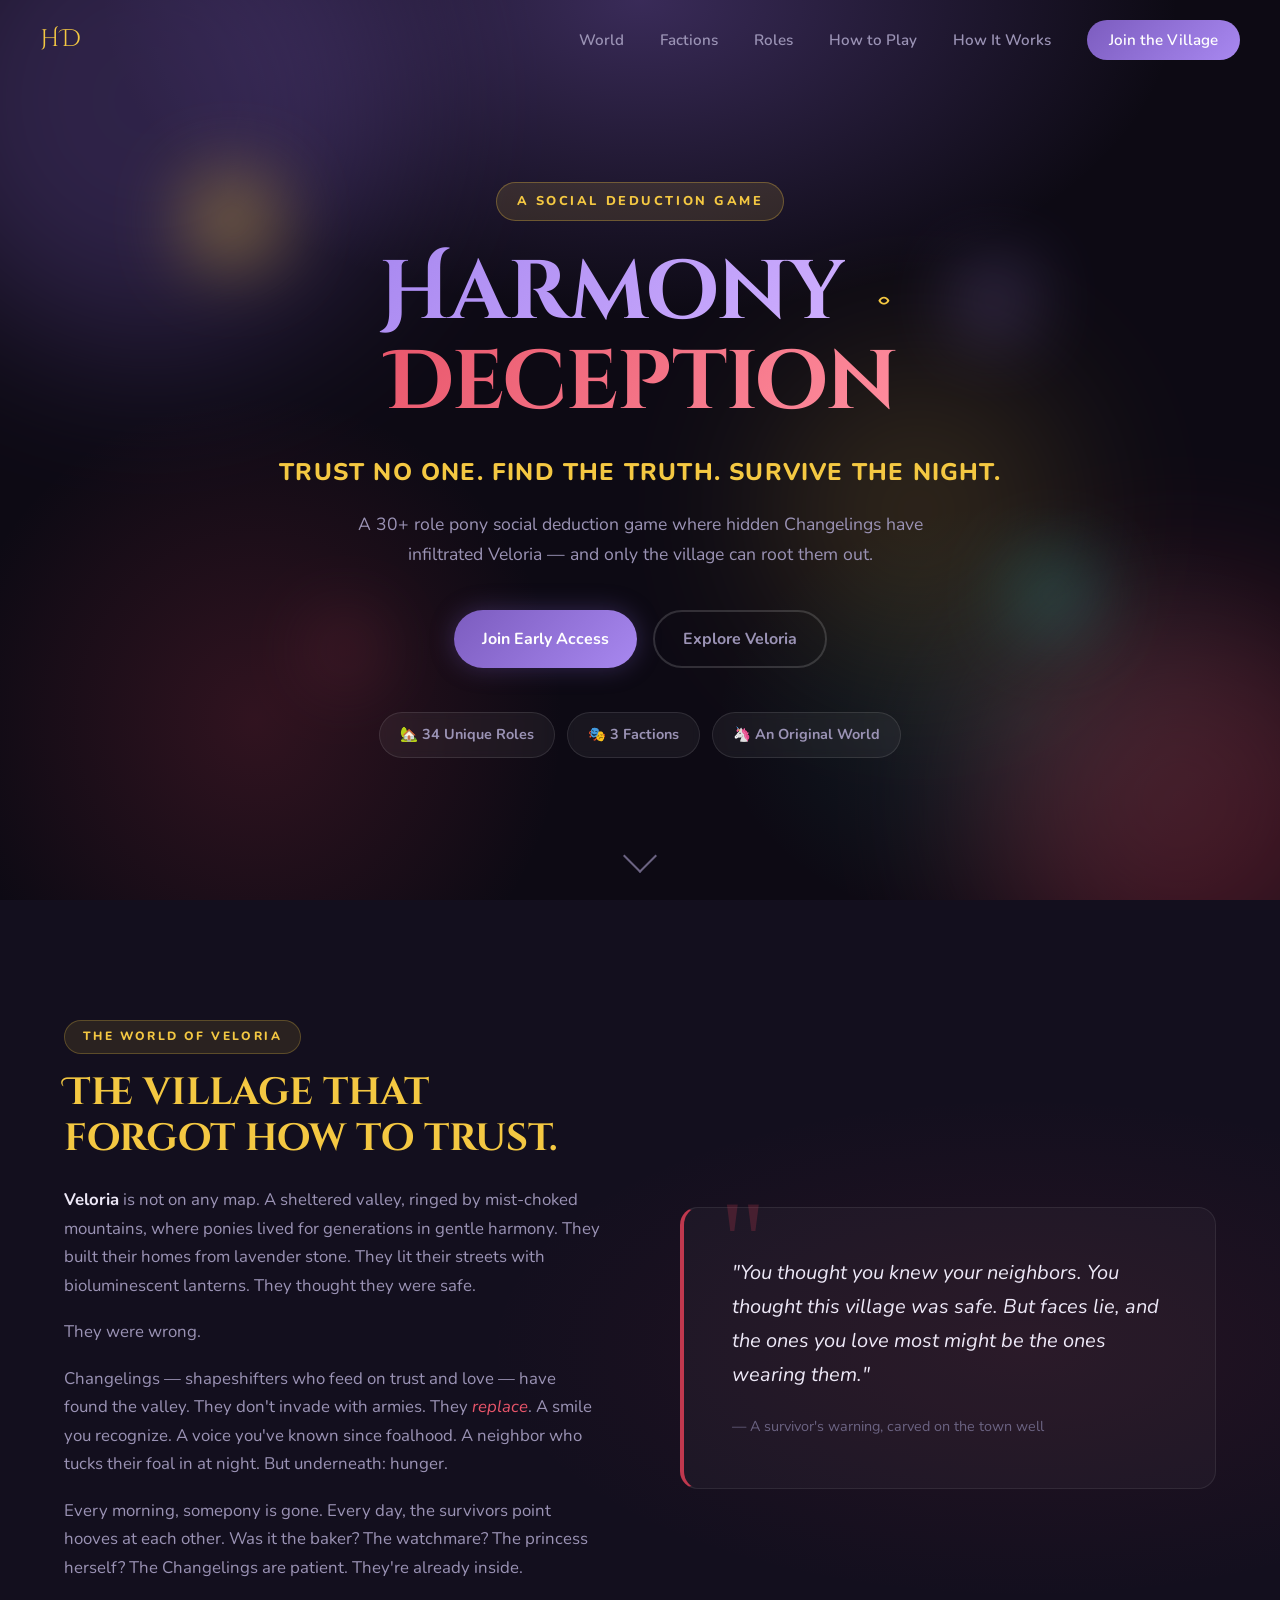
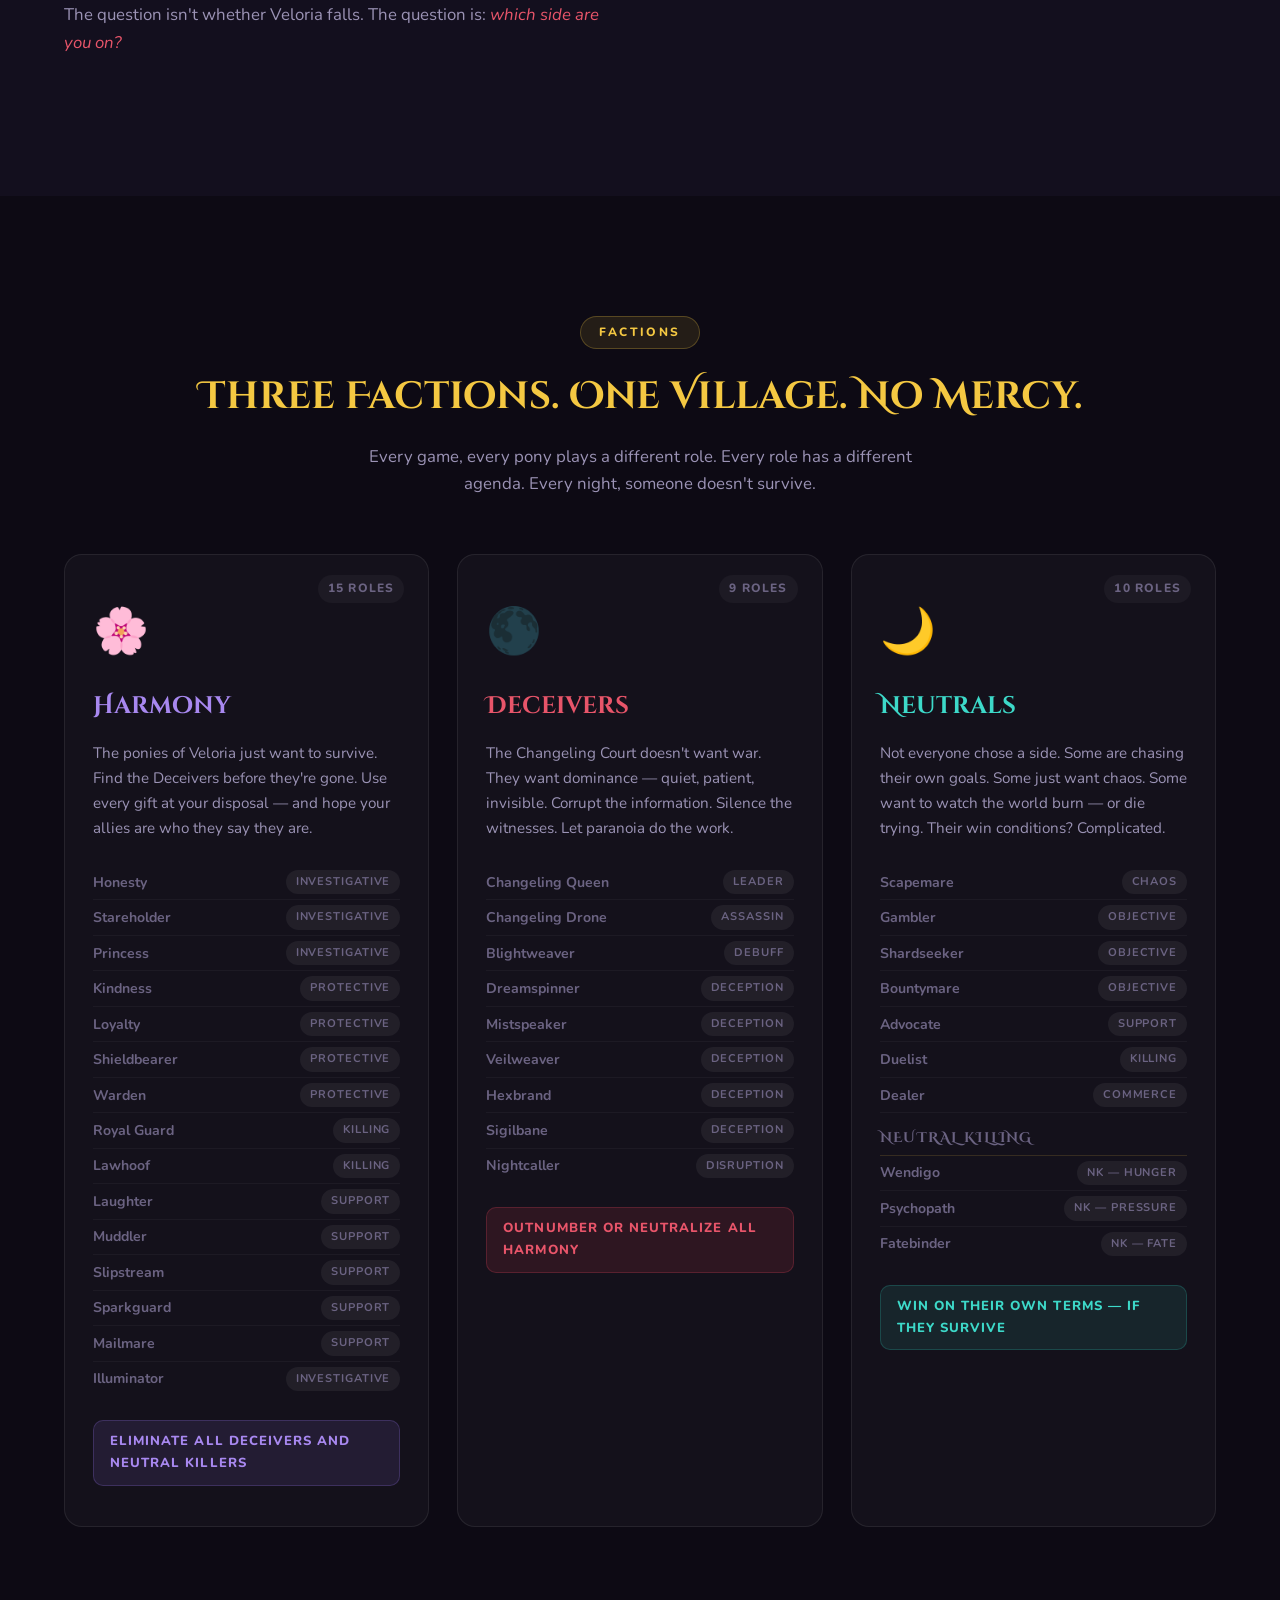
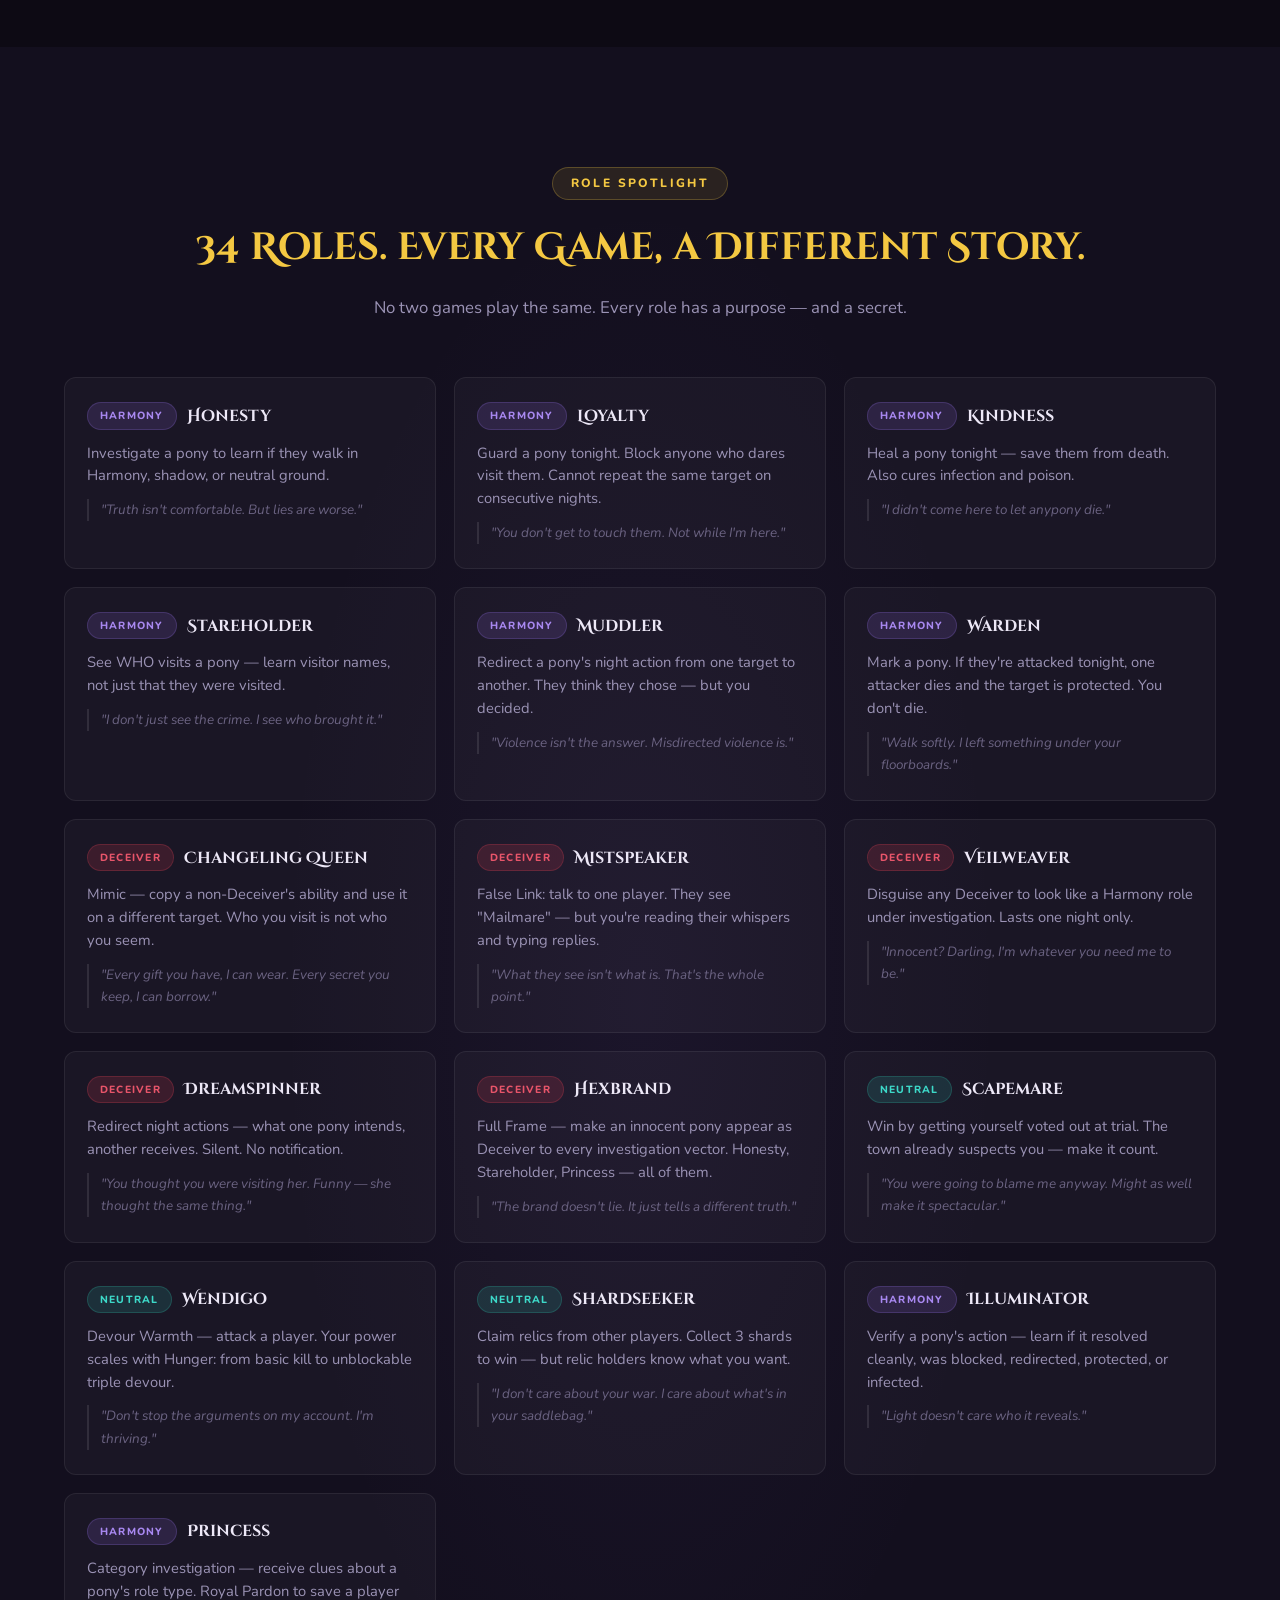
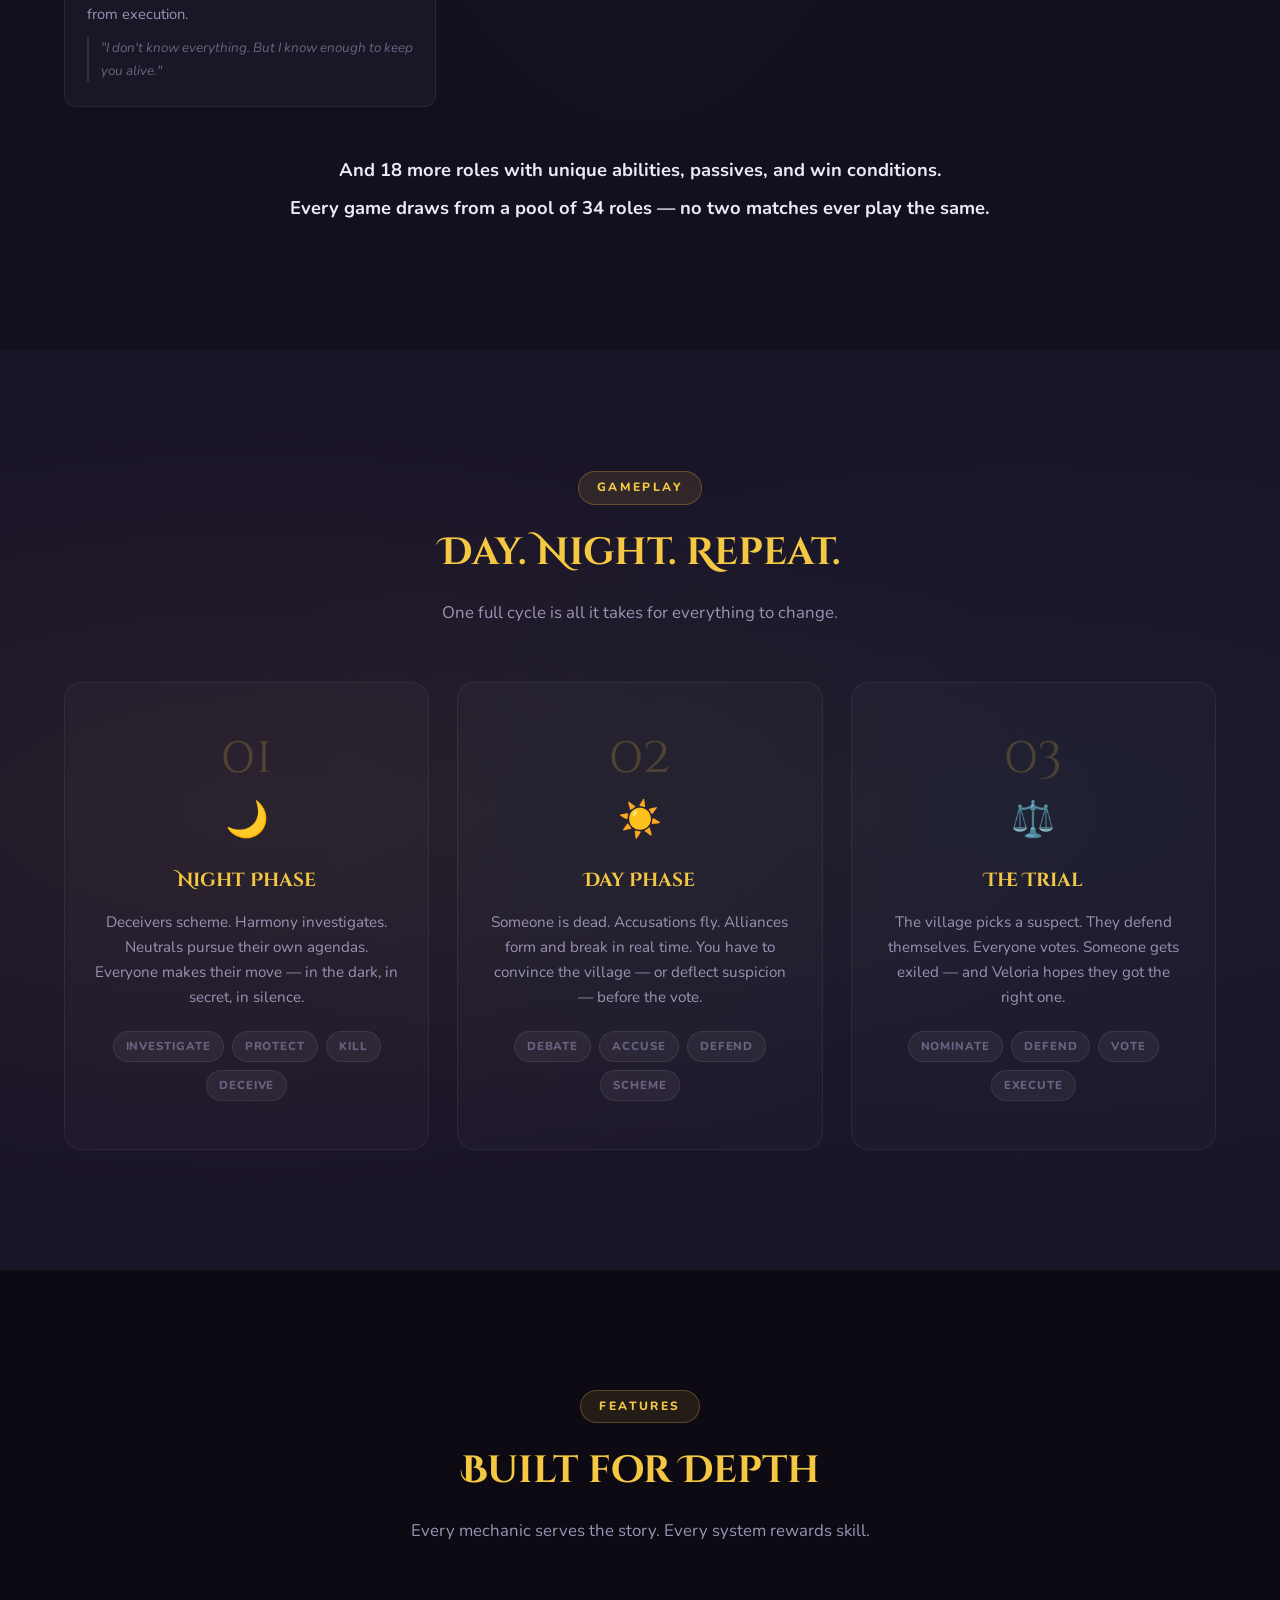
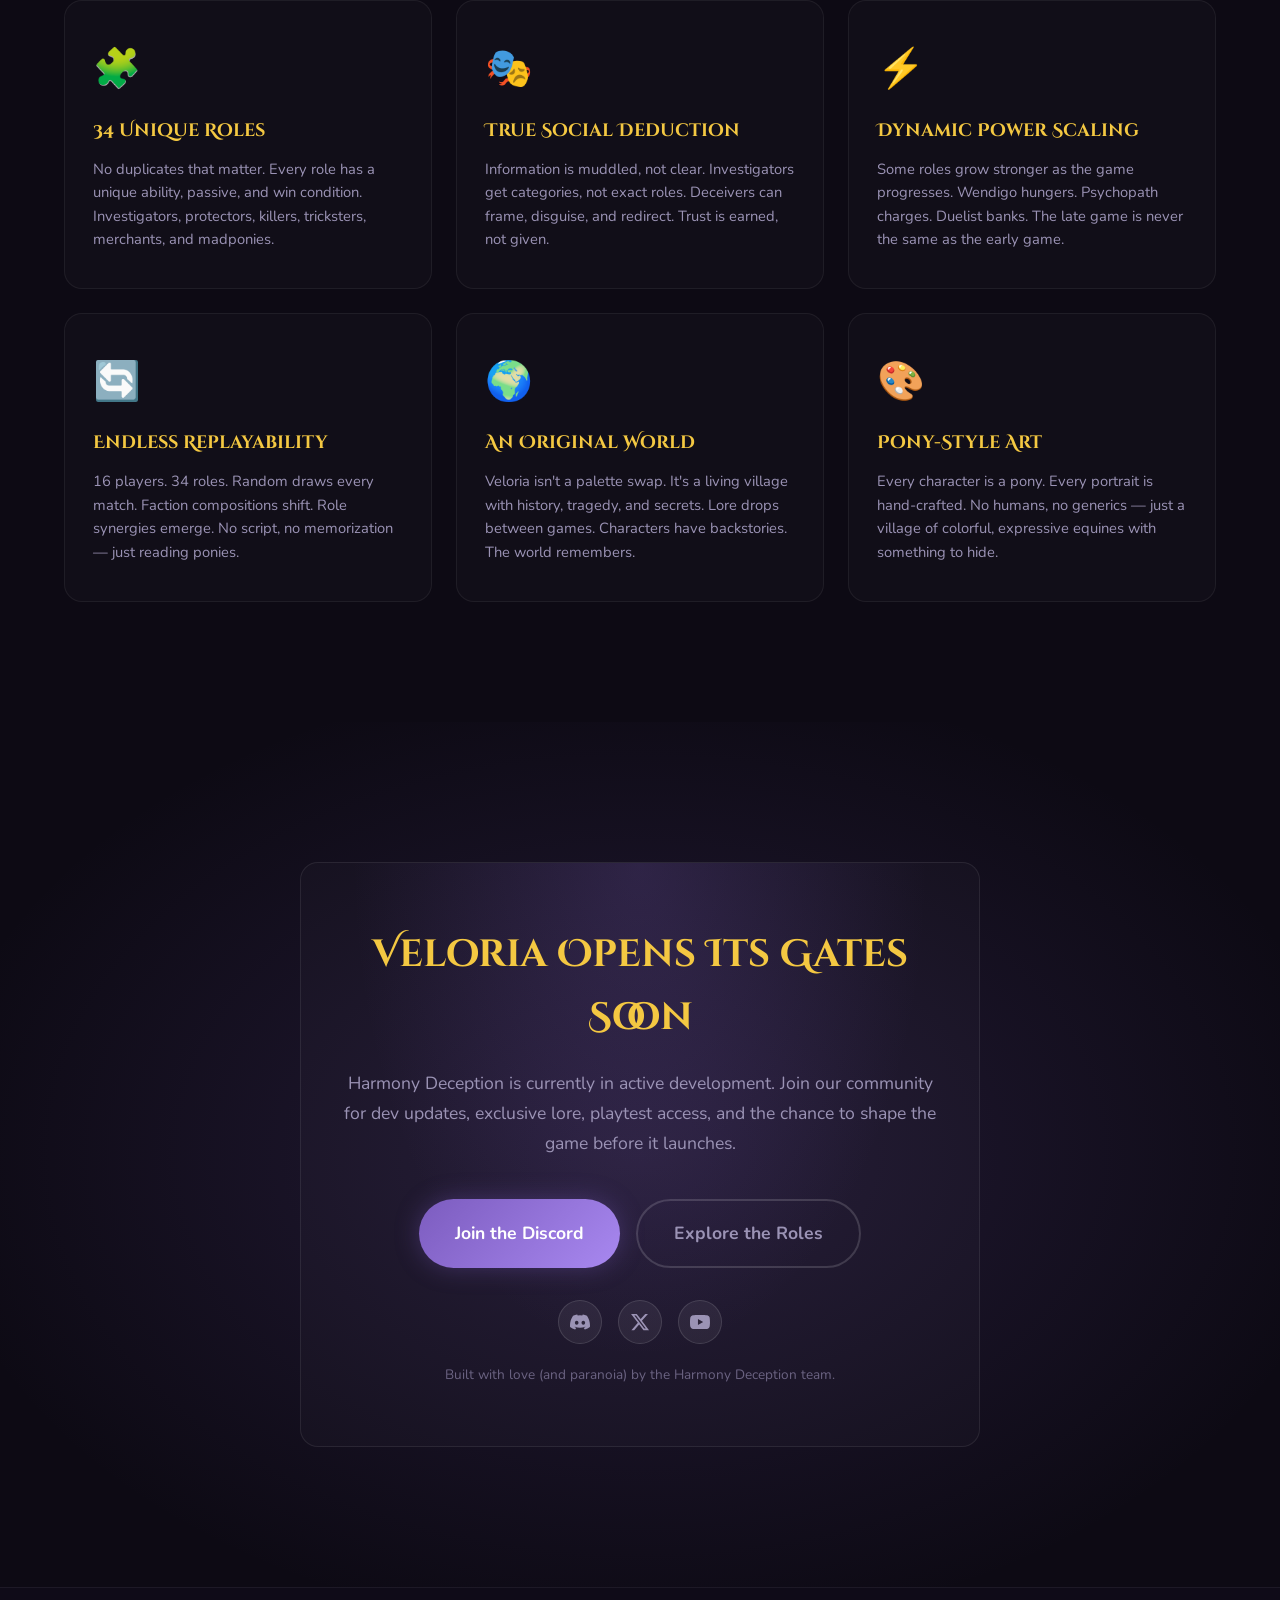
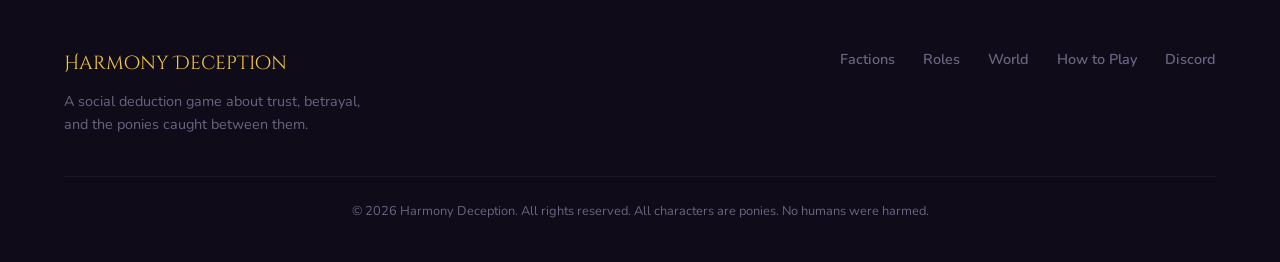
<file: index.html>
<!DOCTYPE html>
<html lang="en">
<head>
  <meta charset="UTF-8" />
  <meta name="viewport" content="width=device-width, initial-scale=1.0" />
  <title>Harmony Deception — Trust No One</title>
  <meta name="description" content="A 30+ role social deduction game set in a pony village where trust is the most dangerous thing you can give. Find the truth. Survive the night." />
  <meta property="og:title" content="Harmony Deception" />
  <meta property="og:description" content="30+ roles. Hidden traitors. A pony village on the edge. Can you find the Deceivers before they erase you?" />
  <meta property="og:image" content="og-card.png" />
  <link rel="preconnect" href="https://fonts.googleapis.com" />
  <link rel="preconnect" href="https://fonts.gstatic.com" crossorigin />
  <link href="https://fonts.googleapis.com/css2?family=Cinzel+Decorative:wght@700&family=Nunito:ital,wght@0,400;0,600;0,700;0,800;1,400&display=swap" rel="stylesheet" />
  <link rel="stylesheet" href="style.css" />
</head>
<body>

  <!-- ===== HERO ===== -->
  <header class="hero" id="top">
    <div class="hero-bg-shapes" aria-hidden="true">
      <div class="shape shape-1"></div>
      <div class="shape shape-2"></div>
      <div class="shape shape-3"></div>
      <div class="orbs" aria-hidden="true">
        <span class="orb orb-gold"></span>
        <span class="orb orb-lavender"></span>
        <span class="orb orb-rose"></span>
        <span class="orb orb-teal"></span>
      </div>
    </div>

    <nav class="nav" id="nav">
      <a class="nav-logo" href="#top">HD</a>
      <button class="nav-toggle" id="nav-toggle" aria-label="Toggle navigation" aria-expanded="false">
        <span></span>
        <span></span>
        <span></span>
      </button>
      <ul class="nav-links" id="nav-links">
        <li><a href="#about">World</a></li>
        <li><a href="#factions">Factions</a></li>
        <li><a href="#roles">Roles</a></li>
        <li><a href="#howto">How to Play</a></li>
        <li><a href="how-it-works.html">How It Works</a></li>
        <li><a href="#follow" class="nav-cta">Join the Village</a></li>
      </ul>
    </nav>

    <div class="hero-content">
      <div class="eyebrow" data-fade>A Social Deduction Game</div>
      <h1 class="hero-title" data-fade>
        <span class="title-harmony">Harmony</span>
        <span class="title-separator">·</span>
        <span class="title-deception">Deception</span>
      </h1>
      <p class="hero-tagline" data-fade>Trust no one. Find the truth. Survive the night.</p>
      <p class="hero-sub" data-fade>A 30+ role pony social deduction game where hidden Changelings have infiltrated Veloria — and only the village can root them out.</p>
      <div class="hero-actions" data-fade>
        <a href="#follow" class="btn btn-primary btn-glow">Join Early Access</a>
        <a href="#about" class="btn btn-ghost">Explore Veloria</a>
      </div>

      <div class="hero-badges" data-fade>
        <span class="badge">🏡 34 Unique Roles</span>
        <span class="badge">🎭 3 Factions</span>
        <span class="badge">🦄 An Original World</span>
      </div>
    </div>

    <div class="scroll-hint" aria-hidden="true">
      <span></span>
    </div>
  </header>

  <!-- ===== INTRO / WORLD ===== -->
  <section class="intro" id="about">
    <div class="container">
      <div class="intro-grid">
        <div class="intro-text" data-fade>
          <div class="section-label">The World of Veloria</div>
          <h2>The village that forgot how to trust.</h2>
          <p><strong>Veloria</strong> is not on any map. A sheltered valley, ringed by mist-choked mountains, where ponies lived for generations in gentle harmony. They built their homes from lavender stone. They lit their streets with bioluminescent lanterns. They thought they were safe.</p>
          <p>They were wrong.</p>
          <p>Changelings — shapeshifters who feed on trust and love — have found the valley. They don't invade with armies. They <em>replace</em>. A smile you recognize. A voice you've known since foalhood. A neighbor who tucks their foal in at night. But underneath: hunger.</p>
          <p>Every morning, somepony is gone. Every day, the survivors point hooves at each other. Was it the baker? The watchmare? The princess herself? The Changelings are patient. They're already inside.</p>
          <p>The question isn't whether Veloria falls. The question is: <em>which side are you on?</em></p>
        </div>
        <div class="intro-quote" data-fade>
          <blockquote>
            <p>"You thought you knew your neighbors. You thought this village was safe. But faces lie, and the ones you love most might be the ones wearing them."</p>
            <cite>— A survivor's warning, carved on the town well</cite>
          </blockquote>
        </div>
      </div>
    </div>
  </section>

  <!-- ===== FACTIONS ===== -->
  <section class="factions" id="factions">
    <div class="container">
      <div class="section-header" data-fade>
        <div class="section-label">Factions</div>
        <h2 class="section-title">Three Factions. One Village. No Mercy.</h2>
        <p class="section-sub">Every game, every pony plays a different role. Every role has a different agenda. Every night, someone doesn't survive.</p>
      </div>

      <div class="faction-grid">

        <div class="faction-card faction-harmony" data-fade>
          <div class="faction-glow" aria-hidden="true"></div>
          <div class="faction-icon">🌸</div>
          <h3>Harmony</h3>
          <p class="faction-flavor">The ponies of Veloria just want to survive. Find the Deceivers before they're gone. Use every gift at your disposal — and hope your allies are who they say they are.</p>
          <ul class="faction-roles">
            <li>Honesty <span class="role-tag">Investigative</span></li>
            <li>Stareholder <span class="role-tag">Investigative</span></li>
            <li>Princess <span class="role-tag">Investigative</span></li>
            <li>Kindness <span class="role-tag">Protective</span></li>
            <li>Loyalty <span class="role-tag">Protective</span></li>
            <li>Shieldbearer <span class="role-tag">Protective</span></li>
            <li>Warden <span class="role-tag">Protective</span></li>
            <li>Royal Guard <span class="role-tag">Killing</span></li>
            <li>Lawhoof <span class="role-tag">Killing</span></li>
            <li>Laughter <span class="role-tag">Support</span></li>
            <li>Muddler <span class="role-tag">Support</span></li>
            <li>Slipstream <span class="role-tag">Support</span></li>
            <li>Sparkguard <span class="role-tag">Support</span></li>
            <li>Mailmare <span class="role-tag">Support</span></li>
            <li>Illuminator <span class="role-tag">Investigative</span></li>
          </ul>
          <div class="faction-win">Eliminate all Deceivers and Neutral Killers</div>
          <div class="faction-count">15 Roles</div>
        </div>

        <div class="faction-card faction-deceivers" data-fade>
          <div class="faction-glow" aria-hidden="true"></div>
          <div class="faction-icon">🌑</div>
          <h3>Deceivers</h3>
          <p class="faction-flavor">The Changeling Court doesn't want war. They want dominance — quiet, patient, invisible. Corrupt the information. Silence the witnesses. Let paranoia do the work.</p>
          <ul class="faction-roles">
            <li>Changeling Queen <span class="role-tag">Leader</span></li>
            <li>Changeling Drone <span class="role-tag">Assassin</span></li>
            <li>Blightweaver <span class="role-tag">Debuff</span></li>
            <li>Dreamspinner <span class="role-tag">Deception</span></li>
            <li>Mistspeaker <span class="role-tag">Deception</span></li>
            <li>Veilweaver <span class="role-tag">Deception</span></li>
            <li>Hexbrand <span class="role-tag">Deception</span></li>
            <li>Sigilbane <span class="role-tag">Deception</span></li>
            <li>Nightcaller <span class="role-tag">Disruption</span></li>
          </ul>
          <div class="faction-win">Outnumber or neutralize all Harmony</div>
          <div class="faction-count">9 Roles</div>
        </div>

        <div class="faction-card faction-neutral" data-fade>
          <div class="faction-glow" aria-hidden="true"></div>
          <div class="faction-icon">🌙</div>
          <h3>Neutrals</h3>
          <p class="faction-flavor">Not everyone chose a side. Some are chasing their own goals. Some just want chaos. Some want to watch the world burn — or die trying. Their win conditions? Complicated.</p>
          <ul class="faction-roles">
            <li>Scapemare <span class="role-tag">Chaos</span></li>
            <li>Gambler <span class="role-tag">Objective</span></li>
            <li>Shardseeker <span class="role-tag">Objective</span></li>
            <li>Bountymare <span class="role-tag">Objective</span></li>
            <li>Advocate <span class="role-tag">Support</span></li>
            <li>Duelist <span class="role-tag">Killing</span></li>
            <li>Dealer <span class="role-tag">Commerce</span></li>
            <li class="nk-divider">Neutral Killing</li>
            <li>Wendigo <span class="role-tag">NK — Hunger</span></li>
            <li>Psychopath <span class="role-tag">NK — Pressure</span></li>
            <li>Fatebinder <span class="role-tag">NK — Fate</span></li>
          </ul>
          <div class="faction-win">Win on their own terms — if they survive</div>
          <div class="faction-count">10 Roles</div>
        </div>

      </div>
    </div>
  </section>

  <!-- ===== ROLE SPOTLIGHT ===== -->
  <section class="roles" id="roles">
    <div class="container">
      <div class="section-header" data-fade>
        <div class="section-label">Role Spotlight</div>
        <h2 class="section-title">34 Roles. Every Game, a Different Story.</h2>
        <p class="section-sub">No two games play the same. Every role has a purpose — and a secret.</p>
      </div>

      <div class="roles-grid" id="roles-grid">

        <div class="role-card role-harmony" data-fade>
          <div class="role-header">
            <span class="role-faction-tag">Harmony</span>
            <h4>Honesty</h4>
          </div>
          <p class="role-ability">Investigate a pony to learn if they walk in Harmony, shadow, or neutral ground.</p>
          <p class="role-flavor">"Truth isn't comfortable. But lies are worse."</p>
        </div>

        <div class="role-card role-harmony" data-fade>
          <div class="role-header">
            <span class="role-faction-tag">Harmony</span>
            <h4>Loyalty</h4>
          </div>
          <p class="role-ability">Guard a pony tonight. Block anyone who dares visit them. Cannot repeat the same target on consecutive nights.</p>
          <p class="role-flavor">"You don't get to touch them. Not while I'm here."</p>
        </div>

        <div class="role-card role-harmony" data-fade>
          <div class="role-header">
            <span class="role-faction-tag">Harmony</span>
            <h4>Kindness</h4>
          </div>
          <p class="role-ability">Heal a pony tonight — save them from death. Also cures infection and poison.</p>
          <p class="role-flavor">"I didn't come here to let anypony die."</p>
        </div>

        <div class="role-card role-harmony" data-fade>
          <div class="role-header">
            <span class="role-faction-tag">Harmony</span>
            <h4>Stareholder</h4>
          </div>
          <p class="role-ability">See WHO visits a pony — learn visitor names, not just that they were visited.</p>
          <p class="role-flavor">"I don't just see the crime. I see who brought it."</p>
        </div>

        <div class="role-card role-harmony" data-fade>
          <div class="role-header">
            <span class="role-faction-tag">Harmony</span>
            <h4>Muddler</h4>
          </div>
          <p class="role-ability">Redirect a pony's night action from one target to another. They think they chose — but you decided.</p>
          <p class="role-flavor">"Violence isn't the answer. Misdirected violence is."</p>
        </div>

        <div class="role-card role-harmony" data-fade>
          <div class="role-header">
            <span class="role-faction-tag">Harmony</span>
            <h4>Warden</h4>
          </div>
          <p class="role-ability">Mark a pony. If they're attacked tonight, one attacker dies and the target is protected. You don't die.</p>
          <p class="role-flavor">"Walk softly. I left something under your floorboards."</p>
        </div>

        <div class="role-card role-deceiver" data-fade>
          <div class="role-header">
            <span class="role-faction-tag deceiver-tag">Deceiver</span>
            <h4>Changeling Queen</h4>
          </div>
          <p class="role-ability">Mimic — copy a non-Deceiver's ability and use it on a different target. Who you visit is not who you seem.</p>
          <p class="role-flavor">"Every gift you have, I can wear. Every secret you keep, I can borrow."</p>
        </div>

        <div class="role-card role-deceiver" data-fade>
          <div class="role-header">
            <span class="role-faction-tag deceiver-tag">Deceiver</span>
            <h4>Mistspeaker</h4>
          </div>
          <p class="role-ability">False Link: talk to one player. They see "Mailmare" — but you're reading their whispers and typing replies.</p>
          <p class="role-flavor">"What they see isn't what is. That's the whole point."</p>
        </div>

        <div class="role-card role-deceiver" data-fade>
          <div class="role-header">
            <span class="role-faction-tag deceiver-tag">Deceiver</span>
            <h4>Veilweaver</h4>
          </div>
          <p class="role-ability">Disguise any Deceiver to look like a Harmony role under investigation. Lasts one night only.</p>
          <p class="role-flavor">"Innocent? Darling, I'm whatever you need me to be."</p>
        </div>

        <div class="role-card role-deceiver" data-fade>
          <div class="role-header">
            <span class="role-faction-tag deceiver-tag">Deceiver</span>
            <h4>Dreamspinner</h4>
          </div>
          <p class="role-ability">Redirect night actions — what one pony intends, another receives. Silent. No notification.</p>
          <p class="role-flavor">"You thought you were visiting her. Funny — she thought the same thing."</p>
        </div>

        <div class="role-card role-deceiver" data-fade>
          <div class="role-header">
            <span class="role-faction-tag deceiver-tag">Deceiver</span>
            <h4>Hexbrand</h4>
          </div>
          <p class="role-ability">Full Frame — make an innocent pony appear as Deceiver to every investigation vector. Honesty, Stareholder, Princess — all of them.</p>
          <p class="role-flavor">"The brand doesn't lie. It just tells a different truth."</p>
        </div>

        <div class="role-card role-neutral" data-fade>
          <div class="role-header">
            <span class="role-faction-tag neutral-tag">Neutral</span>
            <h4>Scapemare</h4>
          </div>
          <p class="role-ability">Win by getting yourself voted out at trial. The town already suspects you — make it count.</p>
          <p class="role-flavor">"You were going to blame me anyway. Might as well make it spectacular."</p>
        </div>

        <div class="role-card role-neutral" data-fade>
          <div class="role-header">
            <span class="role-faction-tag neutral-tag">Neutral</span>
            <h4>Wendigo</h4>
          </div>
          <p class="role-ability">Devour Warmth — attack a player. Your power scales with Hunger: from basic kill to unblockable triple devour.</p>
          <p class="role-flavor">"Don't stop the arguments on my account. I'm thriving."</p>
        </div>

        <div class="role-card role-neutral" data-fade>
          <div class="role-header">
            <span class="role-faction-tag neutral-tag">Neutral</span>
            <h4>Shardseeker</h4>
          </div>
          <p class="role-ability">Claim relics from other players. Collect 3 shards to win — but relic holders know what you want.</p>
          <p class="role-flavor">"I don't care about your war. I care about what's in your saddlebag."</p>
        </div>

        <div class="role-card role-harmony" data-fade>
          <div class="role-header">
            <span class="role-faction-tag">Harmony</span>
            <h4>Illuminator</h4>
          </div>
          <p class="role-ability">Verify a pony's action — learn if it resolved cleanly, was blocked, redirected, protected, or infected.</p>
          <p class="role-flavor">"Light doesn't care who it reveals."</p>
        </div>

        <div class="role-card role-harmony" data-fade>
          <div class="role-header">
            <span class="role-faction-tag">Harmony</span>
            <h4>Princess</h4>
          </div>
          <p class="role-ability">Category investigation — receive clues about a pony's role type. Royal Pardon to save a player from execution.</p>
          <p class="role-flavor">"I don't know everything. But I know enough to keep you alive."</p>
        </div>

      </div>

      <div class="roles-more" data-fade>
        <p>And 18 more roles with unique abilities, passives, and win conditions.</p>
        <p class="roles-more-sub">Every game draws from a pool of 34 roles — no two matches ever play the same.</p>
      </div>
    </div>
  </section>

  <!-- ===== HOW IT WORKS ===== -->
  <section class="howto" id="howto">
    <div class="container">
      <div class="section-header" data-fade>
        <div class="section-label">Gameplay</div>
        <h2 class="section-title">Day. Night. Repeat.</h2>
        <p class="section-sub">One full cycle is all it takes for everything to change.</p>
      </div>
      <div class="howto-grid">
        <div class="howto-step" data-fade>
          <div class="step-num">01</div>
          <div class="step-icon">🌙</div>
          <h3>Night Phase</h3>
          <p>Deceivers scheme. Harmony investigates. Neutrals pursue their own agendas. Everyone makes their move — in the dark, in secret, in silence.</p>
          <div class="step-detail">
            <span>Investigate</span>
            <span>Protect</span>
            <span>Kill</span>
            <span>Deceive</span>
          </div>
        </div>
        <div class="howto-step" data-fade>
          <div class="step-num">02</div>
          <div class="step-icon">☀️</div>
          <h3>Day Phase</h3>
          <p>Someone is dead. Accusations fly. Alliances form and break in real time. You have to convince the village — or deflect suspicion — before the vote.</p>
          <div class="step-detail">
            <span>Debate</span>
            <span>Accuse</span>
            <span>Defend</span>
            <span>Scheme</span>
          </div>
        </div>
        <div class="howto-step" data-fade>
          <div class="step-num">03</div>
          <div class="step-icon">⚖️</div>
          <h3>The Trial</h3>
          <p>The village picks a suspect. They defend themselves. Everyone votes. Someone gets exiled — and Veloria hopes they got the right one.</p>
          <div class="step-detail">
            <span>Nominate</span>
            <span>Defend</span>
            <span>Vote</span>
            <span>Execute</span>
          </div>
        </div>
      </div>
    </div>
  </section>

  <!-- ===== FEATURES ===== -->
  <section class="features">
    <div class="container">
      <div class="section-header" data-fade>
        <div class="section-label">Features</div>
        <h2 class="section-title">Built for Depth</h2>
        <p class="section-sub">Every mechanic serves the story. Every system rewards skill.</p>
      </div>
      <div class="features-grid">
        <div class="feature-card" data-fade>
          <div class="feature-icon">🧩</div>
          <h4>34 Unique Roles</h4>
          <p>No duplicates that matter. Every role has a unique ability, passive, and win condition. Investigators, protectors, killers, tricksters, merchants, and madponies.</p>
        </div>
        <div class="feature-card" data-fade>
          <div class="feature-icon">🎭</div>
          <h4>True Social Deduction</h4>
          <p>Information is muddled, not clear. Investigators get categories, not exact roles. Deceivers can frame, disguise, and redirect. Trust is earned, not given.</p>
        </div>
        <div class="feature-card" data-fade>
          <div class="feature-icon">⚡</div>
          <h4>Dynamic Power Scaling</h4>
          <p>Some roles grow stronger as the game progresses. Wendigo hungers. Psychopath charges. Duelist banks. The late game is never the same as the early game.</p>
        </div>
        <div class="feature-card" data-fade>
          <div class="feature-icon">🔄</div>
          <h4>Endless Replayability</h4>
          <p>16 players. 34 roles. Random draws every match. Faction compositions shift. Role synergies emerge. No script, no memorization — just reading ponies.</p>
        </div>
        <div class="feature-card" data-fade>
          <div class="feature-icon">🌍</div>
          <h4>An Original World</h4>
          <p>Veloria isn't a palette swap. It's a living village with history, tragedy, and secrets. Lore drops between games. Characters have backstories. The world remembers.</p>
        </div>
        <div class="feature-card" data-fade>
          <div class="feature-icon">🎨</div>
          <h4>Pony-Style Art</h4>
          <p>Every character is a pony. Every portrait is hand-crafted. No humans, no generics — just a village of colorful, expressive equines with something to hide.</p>
        </div>
      </div>
    </div>
  </section>

  <!-- ===== CALL TO ACTION ===== -->
  <section class="cta" id="follow">
    <div class="container">
      <div class="cta-inner" data-fade>
        <div class="cta-glow" aria-hidden="true"></div>
        <h2>Veloria Opens Its Gates Soon</h2>
        <p class="cta-lead">Harmony Deception is currently in active development. Join our community for dev updates, exclusive lore, playtest access, and the chance to shape the game before it launches.</p>
        <div class="cta-actions">
          <a href="https://discord.gg/TJDz8Hm9" class="btn btn-primary btn-large btn-glow" target="_blank" rel="noopener">Join the Discord</a>
          <a href="#roles" class="btn btn-ghost btn-large">Explore the Roles</a>
        </div>
        <div class="cta-social">
          <a href="https://discord.gg/TJDz8Hm9" class="social-link" target="_blank" rel="noopener" aria-label="Discord">
            <svg viewBox="0 0 24 24" fill="currentColor"><path d="M20.317 4.37a19.791 19.791 0 0 0-4.885-1.515.074.074 0 0 0-.079.037c-.21.375-.444.864-.608 1.25a18.27 18.27 0 0 0-5.487 0 12.64 12.64 0 0 0-.617-1.25.077.077 0 0 0-.079-.037A19.736 19.736 0 0 0 3.677 4.37a.07.07 0 0 0-.032.027C.533 9.046-.32 13.58.099 18.057a.082.082 0 0 0 .031.057 19.9 19.9 0 0 0 5.993 3.03.078.078 0 0 0 .084-.028c.462-.63.874-1.295 1.226-1.994a.076.076 0 0 0-.041-.106 13.107 13.107 0 0 1-1.872-.892.077.077 0 0 1-.008-.128 10.2 10.2 0 0 0 .372-.292.074.074 0 0 1 .077-.01c3.928 1.793 8.18 1.793 12.062 0a.074.074 0 0 1 .078.01c.12.098.246.198.373.292a.077.077 0 0 1-.006.127 12.299 12.299 0 0 1-1.873.892.077.077 0 0 0-.041.107c.36.698.772 1.362 1.225 1.993a.076.076 0 0 0 .084.028 19.839 19.839 0 0 0 6.002-3.03.077.077 0 0 0 .032-.054c.5-5.177-.838-9.674-3.549-13.66a.061.061 0 0 0-.031-.03zM8.02 15.33c-1.183 0-2.157-1.085-2.157-2.419 0-1.333.956-2.419 2.157-2.419 1.21 0 2.176 1.096 2.157 2.42 0 1.333-.956 2.418-2.157 2.418zm7.975 0c-1.183 0-2.157-1.085-2.157-2.419 0-1.333.955-2.419 2.157-2.419 1.21 0 2.176 1.096 2.157 2.42 0 1.333-.946 2.418-2.157 2.418z"/></svg>
          </a>
          <a href="#" class="social-link" aria-label="Twitter / X (coming soon)">
            <svg viewBox="0 0 24 24" fill="currentColor"><path d="M18.244 2.25h3.308l-7.227 8.26 8.502 11.24H16.17l-5.214-6.817L4.99 21.75H1.68l7.73-8.835L1.254 2.25H8.08l4.713 6.231zm-1.161 17.52h1.833L7.084 4.126H5.117z"/></svg>
          </a>
          <a href="#" class="social-link" aria-label="YouTube (coming soon)">
            <svg viewBox="0 0 24 24" fill="currentColor"><path d="M23.498 6.186a3.016 3.016 0 0 0-2.122-2.136C19.505 3.545 12 3.545 12 3.545s-7.505 0-9.377.505A3.017 3.017 0 0 0 .502 6.186C0 8.07 0 12 0 12s0 3.93.502 5.814a3.016 3.016 0 0 0 2.122 2.136c1.871.505 9.376.505 9.376.505s7.505 0 9.377-.505a3.015 3.015 0 0 0 2.122-2.136C24 15.93 24 12 24 12s0-3.93-.502-5.814zM9.545 15.568V8.432L15.818 12l-6.273 3.568z"/></svg>
          </a>
        </div>
        <p class="cta-note">Built with love (and paranoia) by the Harmony Deception team.</p>
      </div>
    </div>
  </section>

  <!-- ===== FOOTER ===== -->
  <footer class="footer">
    <div class="container">
      <div class="footer-inner">
        <div class="footer-brand">
          <span class="footer-logo">Harmony Deception</span>
          <p>A social deduction game about trust, betrayal, and the ponies caught between them.</p>
        </div>
        <div class="footer-links">
          <a href="#factions">Factions</a>
          <a href="#roles">Roles</a>
          <a href="#about">World</a>
          <a href="#howto">How to Play</a>
          <a href="https://discord.gg/TJDz8Hm9" target="_blank" rel="noopener">Discord</a>
        </div>
      </div>
      <div class="footer-copy">
        <p>© 2026 Harmony Deception. All rights reserved. All characters are ponies. No humans were harmed.</p>
      </div>
    </div>
  </footer>

  <script src="main.js"></script>
</body>
</html>
</file>
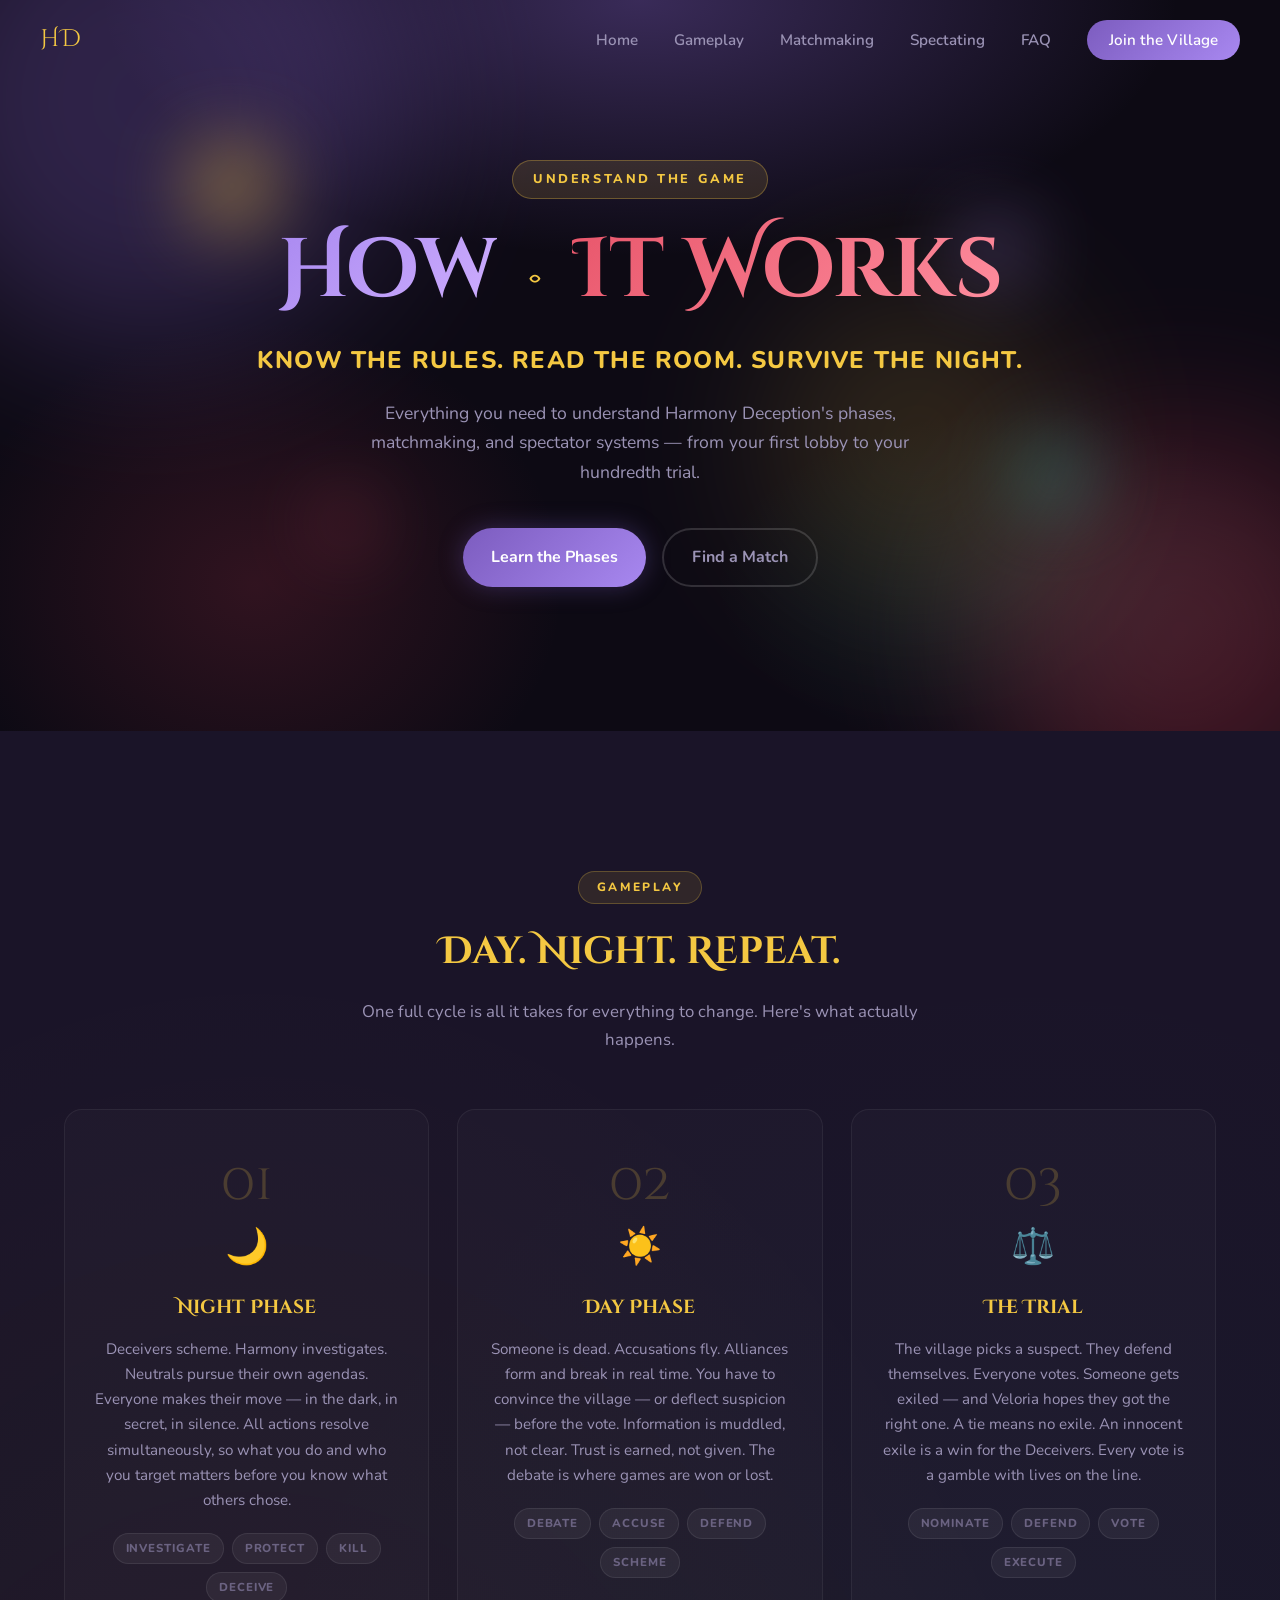
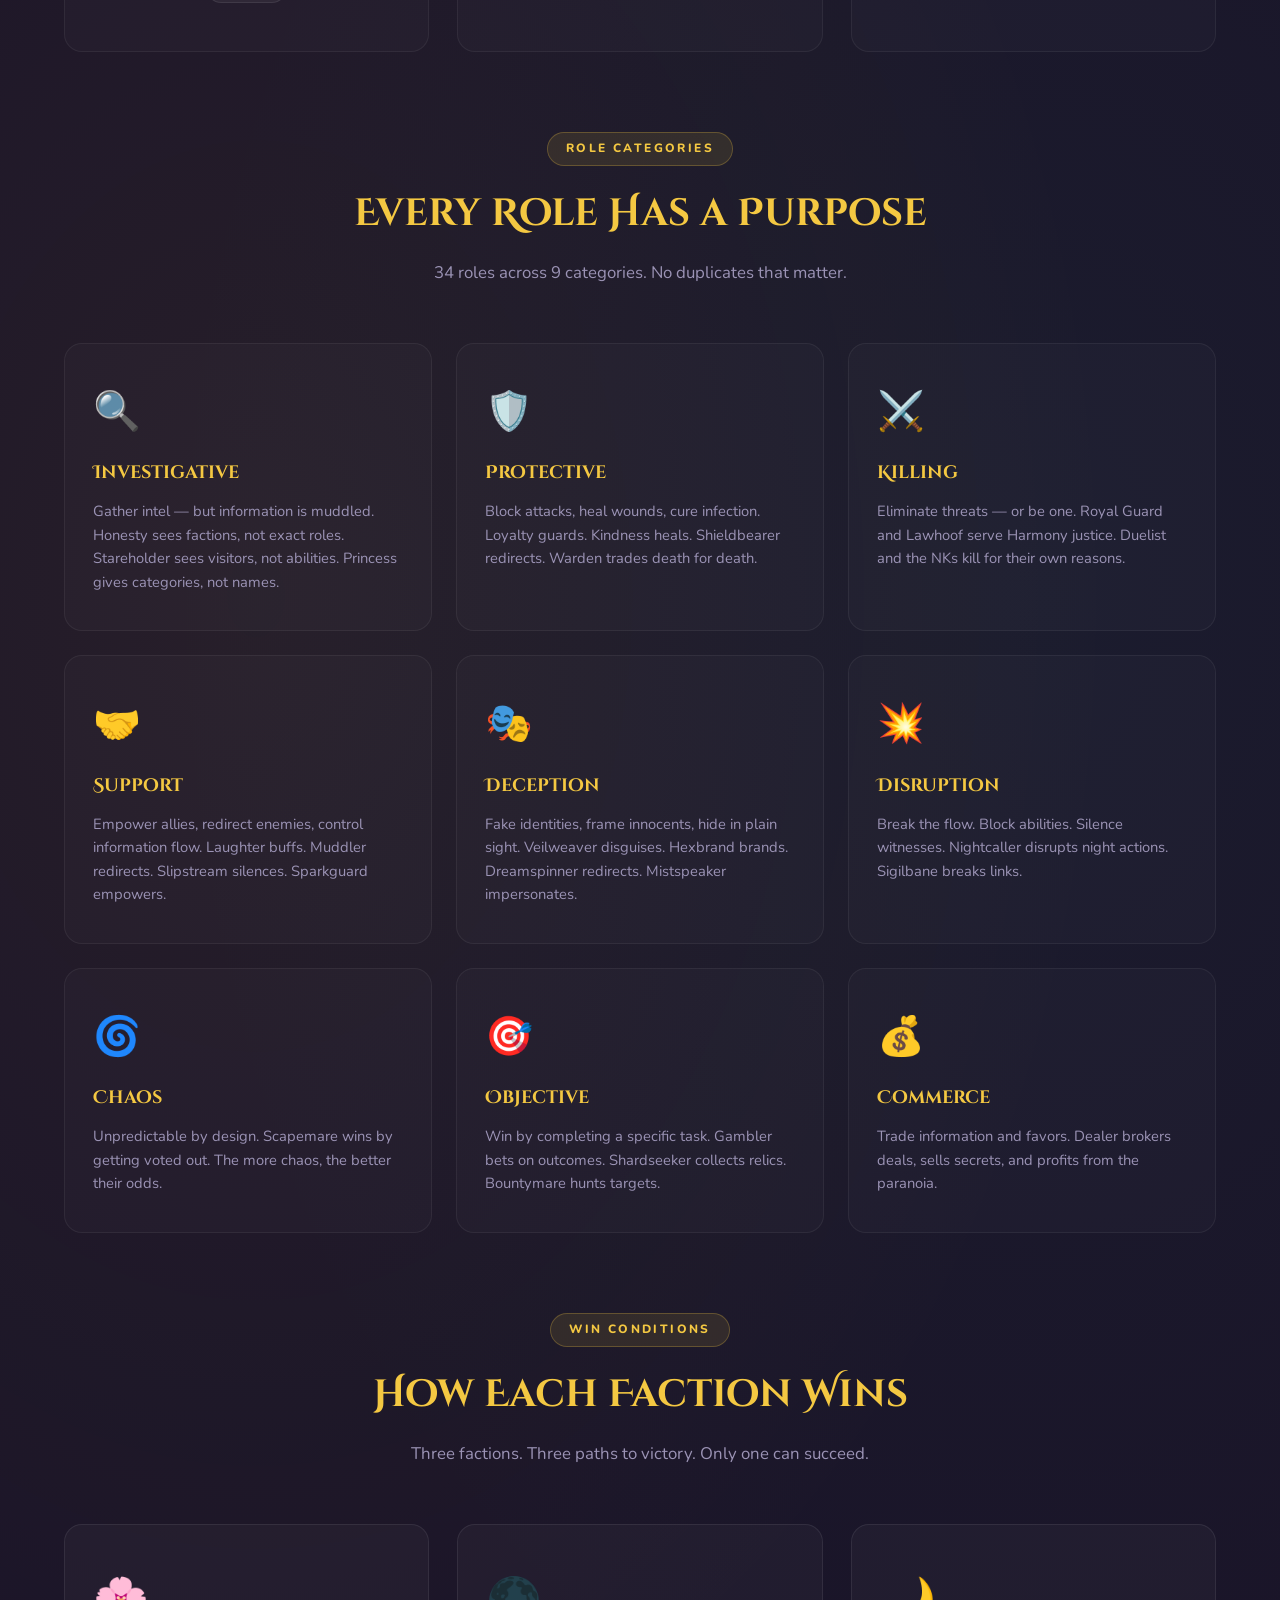
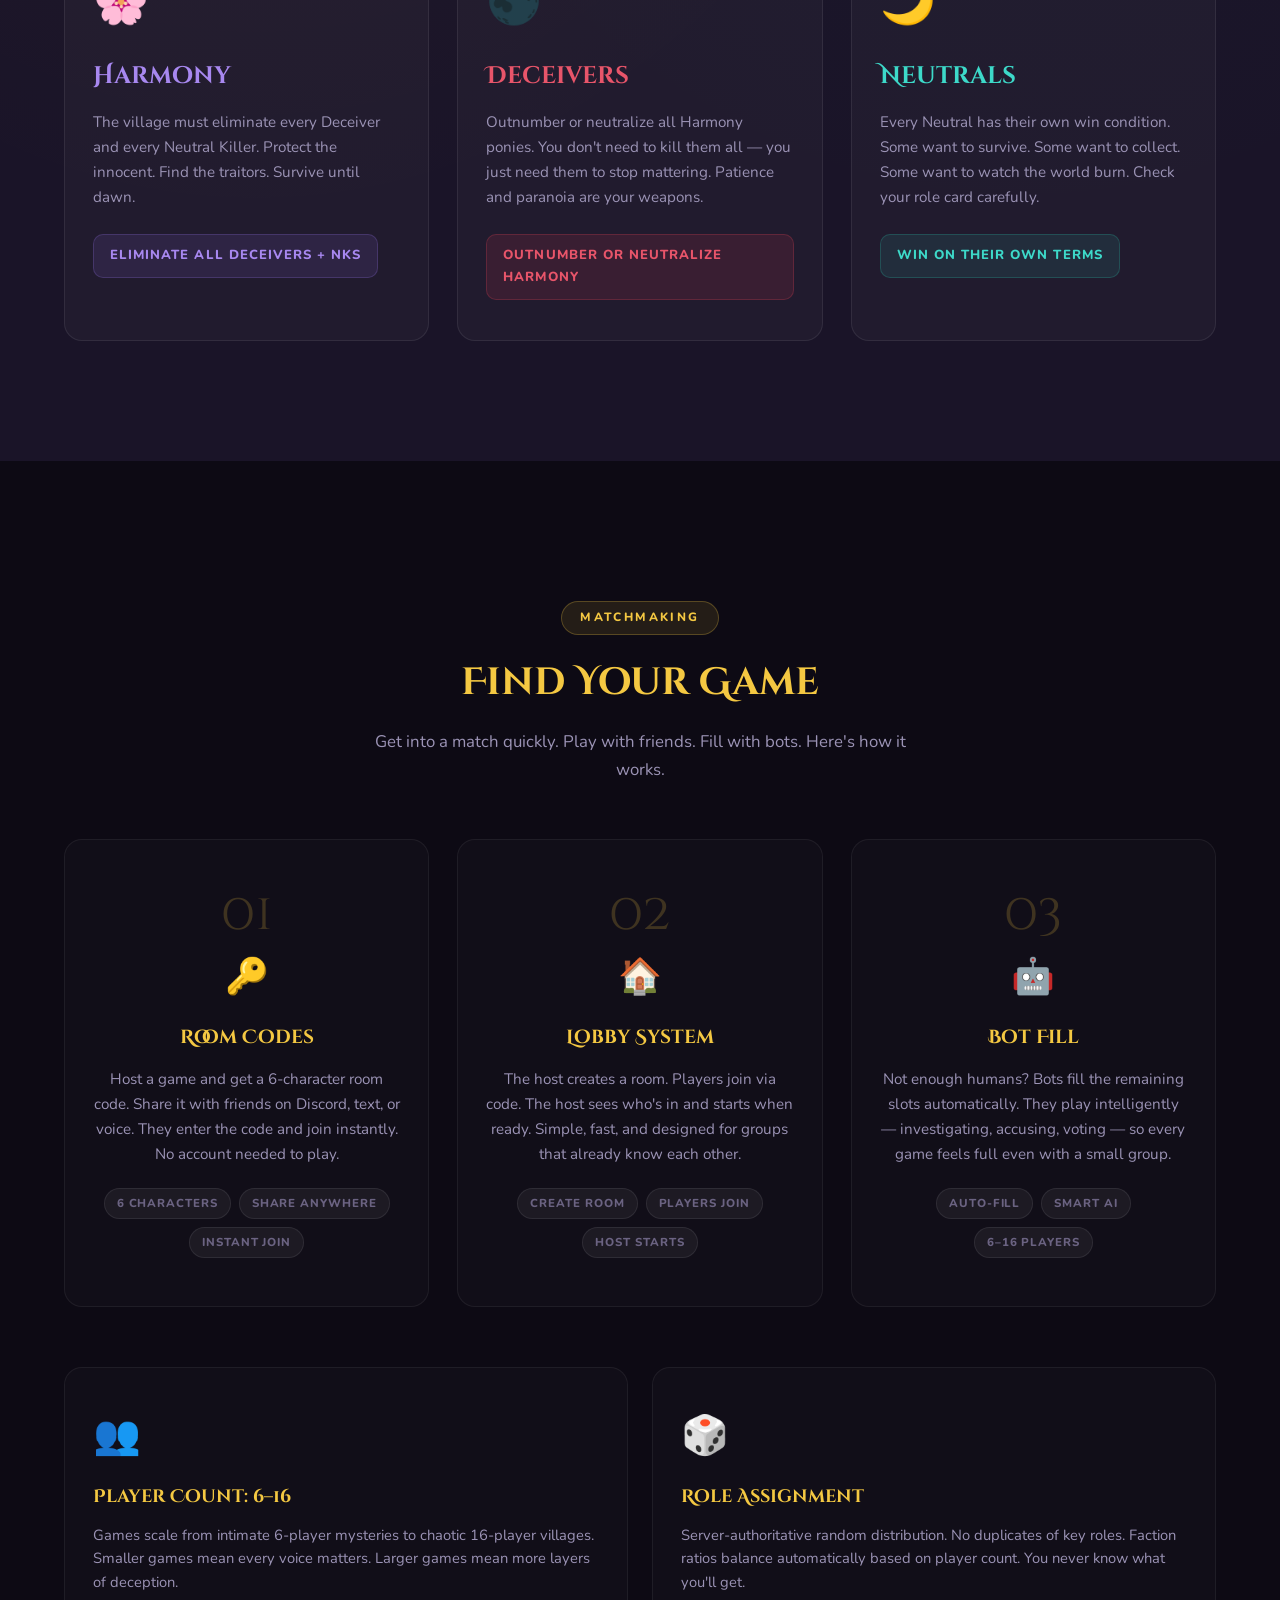
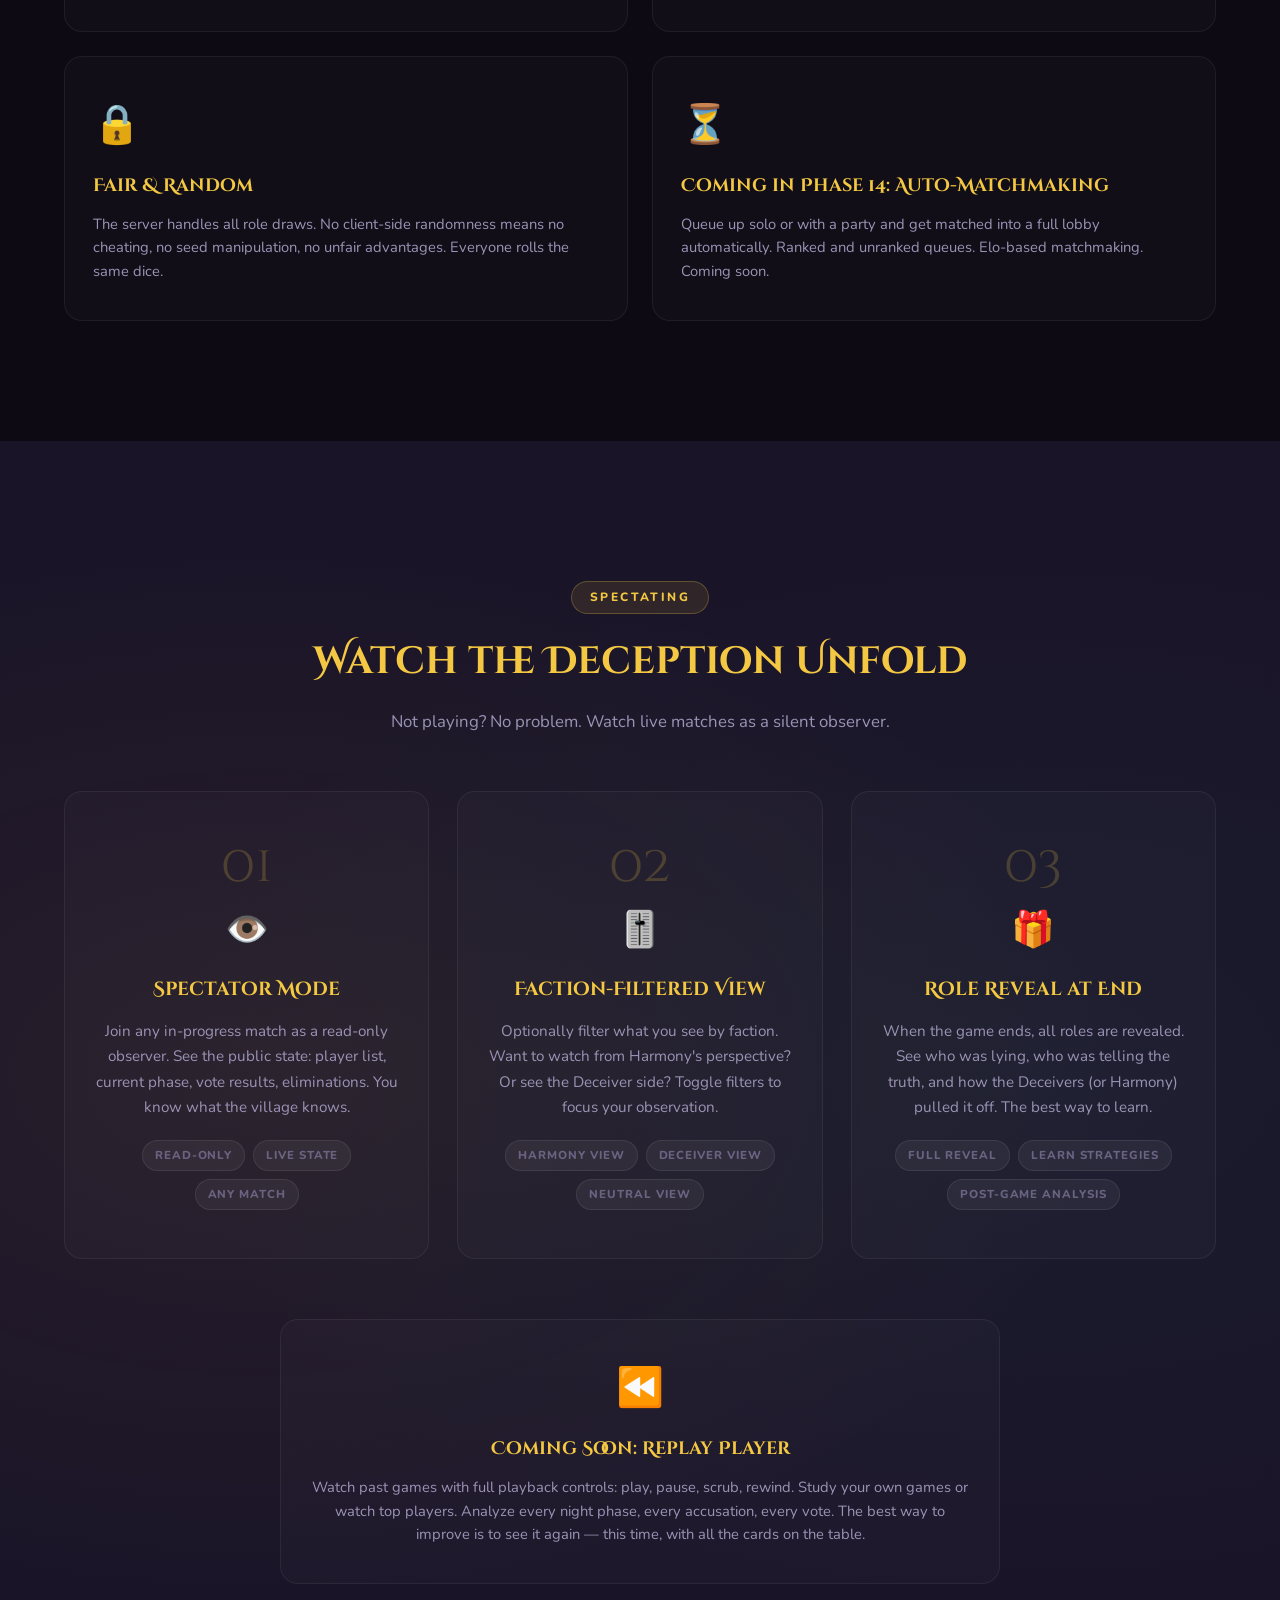
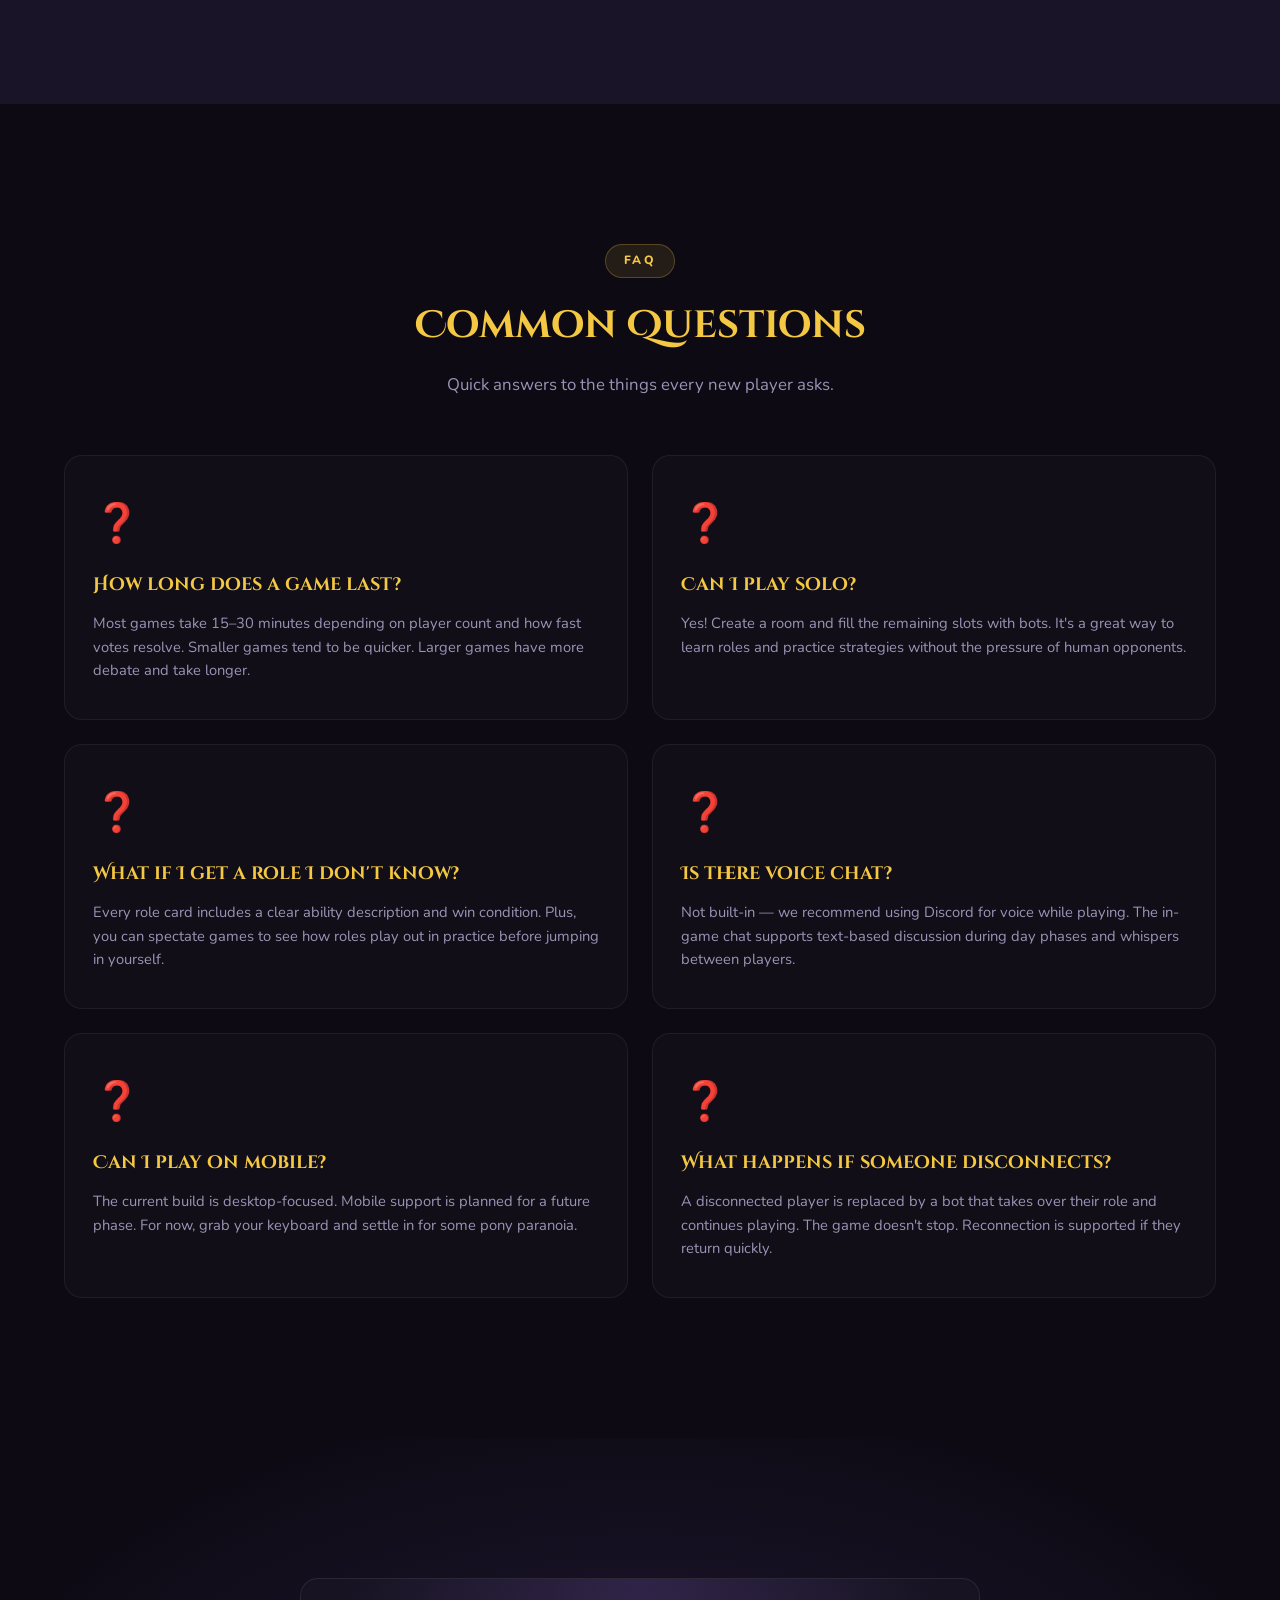
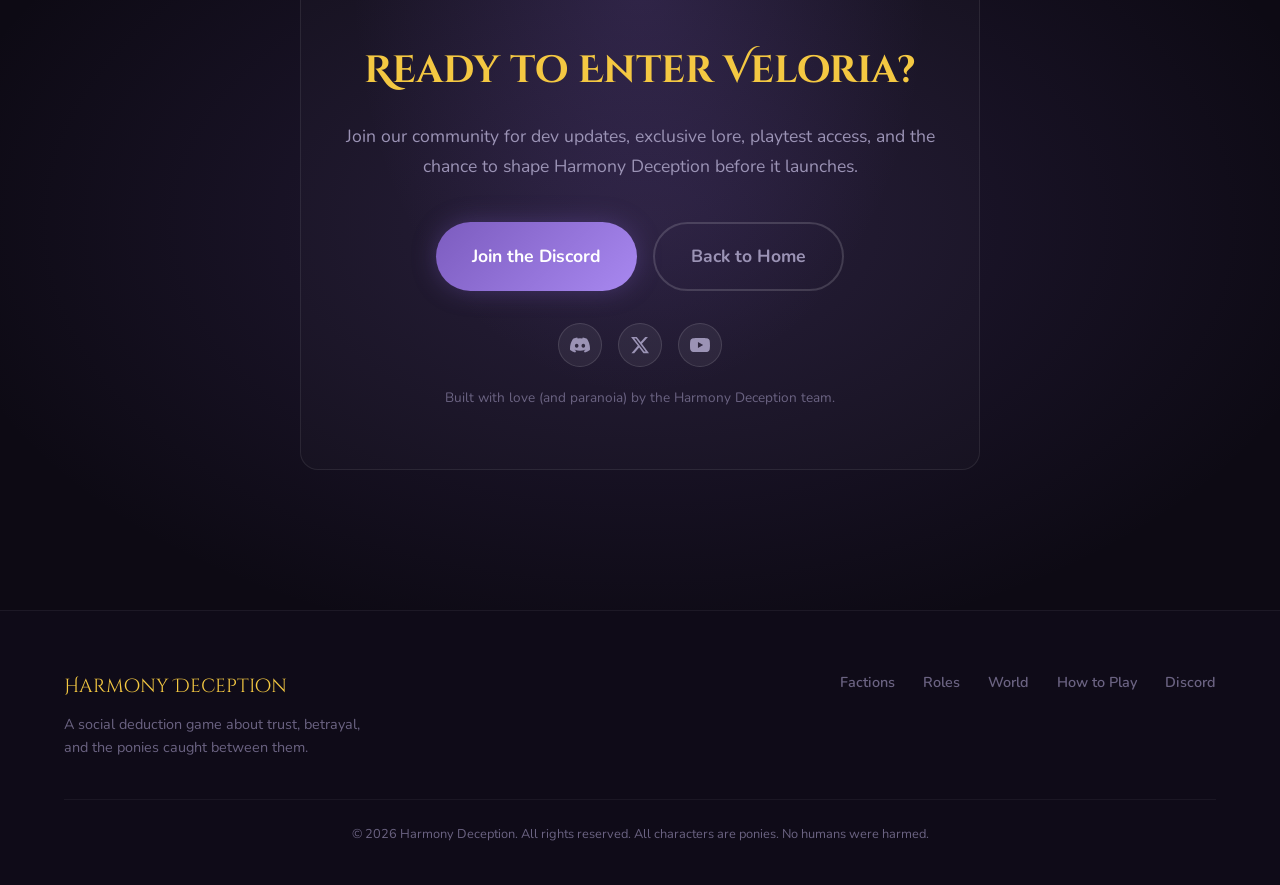
<file: how-it-works.html>
<!DOCTYPE html>
<html lang="en">
<head>
  <meta charset="UTF-8" />
  <meta name="viewport" content="width=device-width, initial-scale=1.0" />
  <title>Harmony Deception — How It Works</title>
  <meta name="description" content="Learn how Harmony Deception plays: phases, matchmaking, spectating, and everything you need to survive Veloria." />
  <meta property="og:title" content="Harmony Deception — How It Works" />
  <meta property="og:description" content="Night phases, day debates, trials, matchmaking, and spectating — everything you need to know to survive Veloria." />
  <meta property="og:image" content="og-card.png" />
  <link rel="preconnect" href="https://fonts.googleapis.com" />
  <link rel="preconnect" href="https://fonts.gstatic.com" crossorigin />
  <link href="https://fonts.googleapis.com/css2?family=Cinzel+Decorative:wght@700&family=Nunito:ital,wght@0,400;0,600;0,700;0,800;1,400&display=swap" rel="stylesheet" />
  <link rel="stylesheet" href="style.css" />
</head>
<body>

  <!-- ===== NAV ===== -->
  <nav class="nav" id="nav">
    <a class="nav-logo" href="index.html#top">HD</a>
    <button class="nav-toggle" id="nav-toggle" aria-label="Toggle navigation" aria-expanded="false">
      <span></span>
      <span></span>
      <span></span>
    </button>
    <ul class="nav-links" id="nav-links">
      <li><a href="index.html">Home</a></li>
      <li><a href="#gameplay">Gameplay</a></li>
      <li><a href="#matchmaking">Matchmaking</a></li>
      <li><a href="#spectating">Spectating</a></li>
      <li><a href="#faq">FAQ</a></li>
      <li><a href="index.html#follow" class="nav-cta">Join the Village</a></li>
    </ul>
  </nav>

  <!-- ===== HERO ===== -->
  <header class="hero" id="top" style="min-height: 60vh; padding: 160px 24px 100px;">
    <div class="hero-bg-shapes" aria-hidden="true">
      <div class="shape shape-1"></div>
      <div class="shape shape-2"></div>
      <div class="shape shape-3"></div>
      <div class="orbs" aria-hidden="true">
        <span class="orb orb-gold"></span>
        <span class="orb orb-lavender"></span>
        <span class="orb orb-rose"></span>
        <span class="orb orb-teal"></span>
      </div>
    </div>
    <div class="hero-content">
      <div class="eyebrow" data-fade>Understand the Game</div>
      <h1 class="hero-title" data-fade>
        <span class="title-harmony">How</span>
        <span class="title-separator">·</span>
        <span class="title-deception">It Works</span>
      </h1>
      <p class="hero-tagline" data-fade>Know the rules. Read the room. Survive the night.</p>
      <p class="hero-sub" data-fade>Everything you need to understand Harmony Deception's phases, matchmaking, and spectator systems — from your first lobby to your hundredth trial.</p>
      <div class="hero-actions" data-fade>
        <a href="#gameplay" class="btn btn-primary btn-glow">Learn the Phases</a>
        <a href="#matchmaking" class="btn btn-ghost">Find a Match</a>
      </div>
    </div>
  </header>

  <!-- ===== GAMEPLAY OVERVIEW ===== -->
  <section class="howto" id="gameplay" style="padding-top: 140px;">
    <div class="container">
      <div class="section-header" data-fade>
        <div class="section-label">Gameplay</div>
        <h2 class="section-title">Day. Night. Repeat.</h2>
        <p class="section-sub">One full cycle is all it takes for everything to change. Here's what actually happens.</p>
      </div>

      <div class="howto-grid">
        <div class="howto-step" data-fade>
          <div class="step-num">01</div>
          <div class="step-icon">🌙</div>
          <h3>Night Phase</h3>
          <p>Deceivers scheme. Harmony investigates. Neutrals pursue their own agendas. Everyone makes their move — in the dark, in secret, in silence. All actions resolve simultaneously, so what you do and who you target matters before you know what others chose.</p>
          <div class="step-detail">
            <span>Investigate</span>
            <span>Protect</span>
            <span>Kill</span>
            <span>Deceive</span>
          </div>
        </div>
        <div class="howto-step" data-fade>
          <div class="step-num">02</div>
          <div class="step-icon">☀️</div>
          <h3>Day Phase</h3>
          <p>Someone is dead. Accusations fly. Alliances form and break in real time. You have to convince the village — or deflect suspicion — before the vote. Information is muddled, not clear. Trust is earned, not given. The debate is where games are won or lost.</p>
          <div class="step-detail">
            <span>Debate</span>
            <span>Accuse</span>
            <span>Defend</span>
            <span>Scheme</span>
          </div>
        </div>
        <div class="howto-step" data-fade>
          <div class="step-num">03</div>
          <div class="step-icon">⚖️</div>
          <h3>The Trial</h3>
          <p>The village picks a suspect. They defend themselves. Everyone votes. Someone gets exiled — and Veloria hopes they got the right one. A tie means no exile. An innocent exile is a win for the Deceivers. Every vote is a gamble with lives on the line.</p>
          <div class="step-detail">
            <span>Nominate</span>
            <span>Defend</span>
            <span>Vote</span>
            <span>Execute</span>
          </div>
        </div>
      </div>

      <!-- Role Categories -->
      <div style="margin-top: 80px;">
        <div class="section-header" data-fade>
          <div class="section-label">Role Categories</div>
          <h2 class="section-title">Every Role Has a Purpose</h2>
          <p class="section-sub">34 roles across 9 categories. No duplicates that matter.</p>
        </div>
        <div class="features-grid">
          <div class="feature-card" data-fade>
            <div class="feature-icon">🔍</div>
            <h4>Investigative</h4>
            <p>Gather intel — but information is muddled. Honesty sees factions, not exact roles. Stareholder sees visitors, not abilities. Princess gives categories, not names.</p>
          </div>
          <div class="feature-card" data-fade>
            <div class="feature-icon">🛡️</div>
            <h4>Protective</h4>
            <p>Block attacks, heal wounds, cure infection. Loyalty guards. Kindness heals. Shieldbearer redirects. Warden trades death for death.</p>
          </div>
          <div class="feature-card" data-fade>
            <div class="feature-icon">⚔️</div>
            <h4>Killing</h4>
            <p>Eliminate threats — or be one. Royal Guard and Lawhoof serve Harmony justice. Duelist and the NKs kill for their own reasons.</p>
          </div>
          <div class="feature-card" data-fade>
            <div class="feature-icon">🤝</div>
            <h4>Support</h4>
            <p>Empower allies, redirect enemies, control information flow. Laughter buffs. Muddler redirects. Slipstream silences. Sparkguard empowers.</p>
          </div>
          <div class="feature-card" data-fade>
            <div class="feature-icon">🎭</div>
            <h4>Deception</h4>
            <p>Fake identities, frame innocents, hide in plain sight. Veilweaver disguises. Hexbrand brands. Dreamspinner redirects. Mistspeaker impersonates.</p>
          </div>
          <div class="feature-card" data-fade>
            <div class="feature-icon">💥</div>
            <h4>Disruption</h4>
            <p>Break the flow. Block abilities. Silence witnesses. Nightcaller disrupts night actions. Sigilbane breaks links.</p>
          </div>
          <div class="feature-card" data-fade>
            <div class="feature-icon">🌀</div>
            <h4>Chaos</h4>
            <p>Unpredictable by design. Scapemare wins by getting voted out. The more chaos, the better their odds.</p>
          </div>
          <div class="feature-card" data-fade>
            <div class="feature-icon">🎯</div>
            <h4>Objective</h4>
            <p>Win by completing a specific task. Gambler bets on outcomes. Shardseeker collects relics. Bountymare hunts targets.</p>
          </div>
          <div class="feature-card" data-fade>
            <div class="feature-icon">💰</div>
            <h4>Commerce</h4>
            <p>Trade information and favors. Dealer brokers deals, sells secrets, and profits from the paranoia.</p>
          </div>
        </div>
      </div>

      <!-- Faction Win Conditions -->
      <div style="margin-top: 80px;">
        <div class="section-header" data-fade>
          <div class="section-label">Win Conditions</div>
          <h2 class="section-title">How Each Faction Wins</h2>
          <p class="section-sub">Three factions. Three paths to victory. Only one can succeed.</p>
        </div>
        <div class="faction-grid" style="grid-template-columns: repeat(3, 1fr);">
          <div class="faction-card faction-harmony" data-fade>
            <div class="faction-glow" aria-hidden="true"></div>
            <div class="faction-icon">🌸</div>
            <h3>Harmony</h3>
            <p class="faction-flavor">The village must eliminate every Deceiver and every Neutral Killer. Protect the innocent. Find the traitors. Survive until dawn.</p>
            <div class="faction-win">Eliminate all Deceivers + NKs</div>
          </div>
          <div class="faction-card faction-deceivers" data-fade>
            <div class="faction-glow" aria-hidden="true"></div>
            <div class="faction-icon">🌑</div>
            <h3>Deceivers</h3>
            <p class="faction-flavor">Outnumber or neutralize all Harmony ponies. You don't need to kill them all — you just need them to stop mattering. Patience and paranoia are your weapons.</p>
            <div class="faction-win">Outnumber or neutralize Harmony</div>
          </div>
          <div class="faction-card faction-neutral" data-fade>
            <div class="faction-glow" aria-hidden="true"></div>
            <div class="faction-icon">🌙</div>
            <h3>Neutrals</h3>
            <p class="faction-flavor">Every Neutral has their own win condition. Some want to survive. Some want to collect. Some want to watch the world burn. Check your role card carefully.</p>
            <div class="faction-win">Win on their own terms</div>
          </div>
        </div>
      </div>
    </div>
  </section>

  <!-- ===== MATCHMAKING ===== -->
  <section class="features" id="matchmaking" style="padding-top: 140px;">
    <div class="container">
      <div class="section-header" data-fade>
        <div class="section-label">Matchmaking</div>
        <h2 class="section-title">Find Your Game</h2>
        <p class="section-sub">Get into a match quickly. Play with friends. Fill with bots. Here's how it works.</p>
      </div>

      <div class="howto-grid" style="grid-template-columns: repeat(3, 1fr); margin-bottom: 60px;">
        <div class="howto-step" data-fade>
          <div class="step-num">01</div>
          <div class="step-icon">🔑</div>
          <h3>Room Codes</h3>
          <p>Host a game and get a 6-character room code. Share it with friends on Discord, text, or voice. They enter the code and join instantly. No account needed to play.</p>
          <div class="step-detail">
            <span>6 Characters</span>
            <span>Share Anywhere</span>
            <span>Instant Join</span>
          </div>
        </div>
        <div class="howto-step" data-fade>
          <div class="step-num">02</div>
          <div class="step-icon">🏠</div>
          <h3>Lobby System</h3>
          <p>The host creates a room. Players join via code. The host sees who's in and starts when ready. Simple, fast, and designed for groups that already know each other.</p>
          <div class="step-detail">
            <span>Create Room</span>
            <span>Players Join</span>
            <span>Host Starts</span>
          </div>
        </div>
        <div class="howto-step" data-fade>
          <div class="step-num">03</div>
          <div class="step-icon">🤖</div>
          <h3>Bot Fill</h3>
          <p>Not enough humans? Bots fill the remaining slots automatically. They play intelligently — investigating, accusing, voting — so every game feels full even with a small group.</p>
          <div class="step-detail">
            <span>Auto-Fill</span>
            <span>Smart AI</span>
            <span>6–16 Players</span>
          </div>
        </div>
      </div>

      <div class="features-grid" style="grid-template-columns: repeat(2, 1fr);">
        <div class="feature-card" data-fade>
          <div class="feature-icon">👥</div>
          <h4>Player Count: 6–16</h4>
          <p>Games scale from intimate 6-player mysteries to chaotic 16-player villages. Smaller games mean every voice matters. Larger games mean more layers of deception.</p>
        </div>
        <div class="feature-card" data-fade>
          <div class="feature-icon">🎲</div>
          <h4>Role Assignment</h4>
          <p>Server-authoritative random distribution. No duplicates of key roles. Faction ratios balance automatically based on player count. You never know what you'll get.</p>
        </div>
        <div class="feature-card" data-fade>
          <div class="feature-icon">🔒</div>
          <h4>Fair & Random</h4>
          <p>The server handles all role draws. No client-side randomness means no cheating, no seed manipulation, no unfair advantages. Everyone rolls the same dice.</p>
        </div>
        <div class="feature-card" data-fade>
          <div class="feature-icon">⏳</div>
          <h4>Coming in Phase 14: Auto-Matchmaking</h4>
          <p>Queue up solo or with a party and get matched into a full lobby automatically. Ranked and unranked queues. Elo-based matchmaking. Coming soon.</p>
        </div>
      </div>
    </div>
  </section>

  <!-- ===== SPECTATING ===== -->
  <section class="howto" id="spectating" style="padding-top: 140px;">
    <div class="container">
      <div class="section-header" data-fade>
        <div class="section-label">Spectating</div>
        <h2 class="section-title">Watch the Deception Unfold</h2>
        <p class="section-sub">Not playing? No problem. Watch live matches as a silent observer.</p>
      </div>

      <div class="howto-grid" style="grid-template-columns: repeat(3, 1fr); margin-bottom: 60px;">
        <div class="howto-step" data-fade>
          <div class="step-num">01</div>
          <div class="step-icon">👁️</div>
          <h3>Spectator Mode</h3>
          <p>Join any in-progress match as a read-only observer. See the public state: player list, current phase, vote results, eliminations. You know what the village knows.</p>
          <div class="step-detail">
            <span>Read-Only</span>
            <span>Live State</span>
            <span>Any Match</span>
          </div>
        </div>
        <div class="howto-step" data-fade>
          <div class="step-num">02</div>
          <div class="step-icon">🎚️</div>
          <h3>Faction-Filtered View</h3>
          <p>Optionally filter what you see by faction. Want to watch from Harmony's perspective? Or see the Deceiver side? Toggle filters to focus your observation.</p>
          <div class="step-detail">
            <span>Harmony View</span>
            <span>Deceiver View</span>
            <span>Neutral View</span>
          </div>
        </div>
        <div class="howto-step" data-fade>
          <div class="step-num">03</div>
          <div class="step-icon">🎁</div>
          <h3>Role Reveal at End</h3>
          <p>When the game ends, all roles are revealed. See who was lying, who was telling the truth, and how the Deceivers (or Harmony) pulled it off. The best way to learn.</p>
          <div class="step-detail">
            <span>Full Reveal</span>
            <span>Learn Strategies</span>
            <span>Post-Game Analysis</span>
          </div>
        </div>
      </div>

      <div class="features-grid" style="grid-template-columns: 1fr;">
        <div class="feature-card" data-fade style="text-align: center; max-width: 720px; margin: 0 auto;">
          <div class="feature-icon">⏪</div>
          <h4>Coming Soon: Replay Player</h4>
          <p>Watch past games with full playback controls: play, pause, scrub, rewind. Study your own games or watch top players. Analyze every night phase, every accusation, every vote. The best way to improve is to see it again — this time, with all the cards on the table.</p>
        </div>
      </div>
    </div>
  </section>

  <!-- ===== FAQ ===== -->
  <section class="features" id="faq" style="padding-top: 140px; padding-bottom: 140px;">
    <div class="container">
      <div class="section-header" data-fade>
        <div class="section-label">FAQ</div>
        <h2 class="section-title">Common Questions</h2>
        <p class="section-sub">Quick answers to the things every new player asks.</p>
      </div>

      <div class="features-grid" style="grid-template-columns: repeat(2, 1fr);">
        <div class="feature-card" data-fade>
          <div class="feature-icon">❓</div>
          <h4>How long does a game last?</h4>
          <p>Most games take 15–30 minutes depending on player count and how fast votes resolve. Smaller games tend to be quicker. Larger games have more debate and take longer.</p>
        </div>
        <div class="feature-card" data-fade>
          <div class="feature-icon">❓</div>
          <h4>Can I play solo?</h4>
          <p>Yes! Create a room and fill the remaining slots with bots. It's a great way to learn roles and practice strategies without the pressure of human opponents.</p>
        </div>
        <div class="feature-card" data-fade>
          <div class="feature-icon">❓</div>
          <h4>What if I get a role I don't know?</h4>
          <p>Every role card includes a clear ability description and win condition. Plus, you can spectate games to see how roles play out in practice before jumping in yourself.</p>
        </div>
        <div class="feature-card" data-fade>
          <div class="feature-icon">❓</div>
          <h4>Is there voice chat?</h4>
          <p>Not built-in — we recommend using Discord for voice while playing. The in-game chat supports text-based discussion during day phases and whispers between players.</p>
        </div>
        <div class="feature-card" data-fade>
          <div class="feature-icon">❓</div>
          <h4>Can I play on mobile?</h4>
          <p>The current build is desktop-focused. Mobile support is planned for a future phase. For now, grab your keyboard and settle in for some pony paranoia.</p>
        </div>
        <div class="feature-card" data-fade>
          <div class="feature-icon">❓</div>
          <h4>What happens if someone disconnects?</h4>
          <p>A disconnected player is replaced by a bot that takes over their role and continues playing. The game doesn't stop. Reconnection is supported if they return quickly.</p>
        </div>
      </div>
    </div>
  </section>

  <!-- ===== CTA ===== -->
  <section class="cta" id="follow">
    <div class="container">
      <div class="cta-inner" data-fade>
        <div class="cta-glow" aria-hidden="true"></div>
        <h2>Ready to Enter Veloria?</h2>
        <p class="cta-lead">Join our community for dev updates, exclusive lore, playtest access, and the chance to shape Harmony Deception before it launches.</p>
        <div class="cta-actions">
          <a href="https://discord.gg/TJDz8Hm9" class="btn btn-primary btn-large btn-glow" target="_blank" rel="noopener">Join the Discord</a>
          <a href="index.html" class="btn btn-ghost btn-large">Back to Home</a>
        </div>
        <div class="cta-social">
          <a href="https://discord.gg/TJDz8Hm9" class="social-link" target="_blank" rel="noopener" aria-label="Discord">
            <svg viewBox="0 0 24 24" fill="currentColor"><path d="M20.317 4.37a19.791 19.791 0 0 0-4.885-1.515.074.074 0 0 0-.079.037c-.21.375-.444.864-.608 1.25a18.27 18.27 0 0 0-5.487 0 12.64 12.64 0 0 0-.617-1.25.077.077 0 0 0-.079-.037A19.736 19.736 0 0 0 3.677 4.37a.07.07 0 0 0-.032.027C.533 9.046-.32 13.58.099 18.057a.082.082 0 0 0 .031.057 19.9 19.9 0 0 0 5.993 3.03.078.078 0 0 0 .084-.028c.462-.63.874-1.295 1.226-1.994a.076.076 0 0 0-.041-.106 13.107 13.107 0 0 1-1.872-.892.077.077 0 0 1-.008-.128 10.2 10.2 0 0 0 .372-.292.074.074 0 0 1 .077-.01c3.928 1.793 8.18 1.793 12.062 0a.074.074 0 0 1 .078.01c.12.098.246.198.373.292a.077.077 0 0 1-.006.127 12.299 12.299 0 0 1-1.873.892.077.077 0 0 0-.041.107c.36.698.772 1.362 1.225 1.993a.076.076 0 0 0 .084.028 19.839 19.839 0 0 0 6.002-3.03.077.077 0 0 0 .032-.054c.5-5.177-.838-9.674-3.549-13.66a.061.061 0 0 0-.031-.03zM8.02 15.33c-1.183 0-2.157-1.085-2.157-2.419 0-1.333.956-2.419 2.157-2.419 1.21 0 2.176 1.096 2.157 2.42 0 1.333-.956 2.418-2.157 2.418zm7.975 0c-1.183 0-2.157-1.085-2.157-2.419 0-1.333.955-2.419 2.157-2.419 1.21 0 2.176 1.096 2.157 2.42 0 1.333-.946 2.418-2.157 2.418z"/></svg>
          </a>
          <a href="#" class="social-link" aria-label="Twitter / X (coming soon)">
            <svg viewBox="0 0 24 24" fill="currentColor"><path d="M18.244 2.25h3.308l-7.227 8.26 8.502 11.24H16.17l-5.214-6.817L4.99 21.75H1.68l7.73-8.835L1.254 2.25H8.08l4.713 6.231zm-1.161 17.52h1.833L7.084 4.126H5.117z"/></svg>
          </a>
          <a href="#" class="social-link" aria-label="YouTube (coming soon)">
            <svg viewBox="0 0 24 24" fill="currentColor"><path d="M23.498 6.186a3.016 3.016 0 0 0-2.122-2.136C19.505 3.545 12 3.545 12 3.545s-7.505 0-9.377.505A3.017 3.017 0 0 0 .502 6.186C0 8.07 0 12 0 12s0 3.93.502 5.814a3.016 3.016 0 0 0 2.122 2.136c1.871.505 9.376.505 9.376.505s7.505 0 9.377-.505a3.015 3.015 0 0 0 2.122-2.136C24 15.93 24 12 24 12s0-3.93-.502-5.814zM9.545 15.568V8.432L15.818 12l-6.273 3.568z"/></svg>
          </a>
        </div>
        <p class="cta-note">Built with love (and paranoia) by the Harmony Deception team.</p>
      </div>
    </div>
  </section>

  <!-- ===== FOOTER ===== -->
  <footer class="footer">
    <div class="container">
      <div class="footer-inner">
        <div class="footer-brand">
          <span class="footer-logo">Harmony Deception</span>
          <p>A social deduction game about trust, betrayal, and the ponies caught between them.</p>
        </div>
        <div class="footer-links">
          <a href="index.html#factions">Factions</a>
          <a href="index.html#roles">Roles</a>
          <a href="index.html#about">World</a>
          <a href="index.html#howto">How to Play</a>
          <a href="https://discord.gg/TJDz8Hm9" target="_blank" rel="noopener">Discord</a>
        </div>
      </div>
      <div class="footer-copy">
        <p>© 2026 Harmony Deception. All rights reserved. All characters are ponies. No humans were harmed.</p>
      </div>
    </div>
  </footer>

  <script src="main.js"></script>
</body>
</html>
</file>
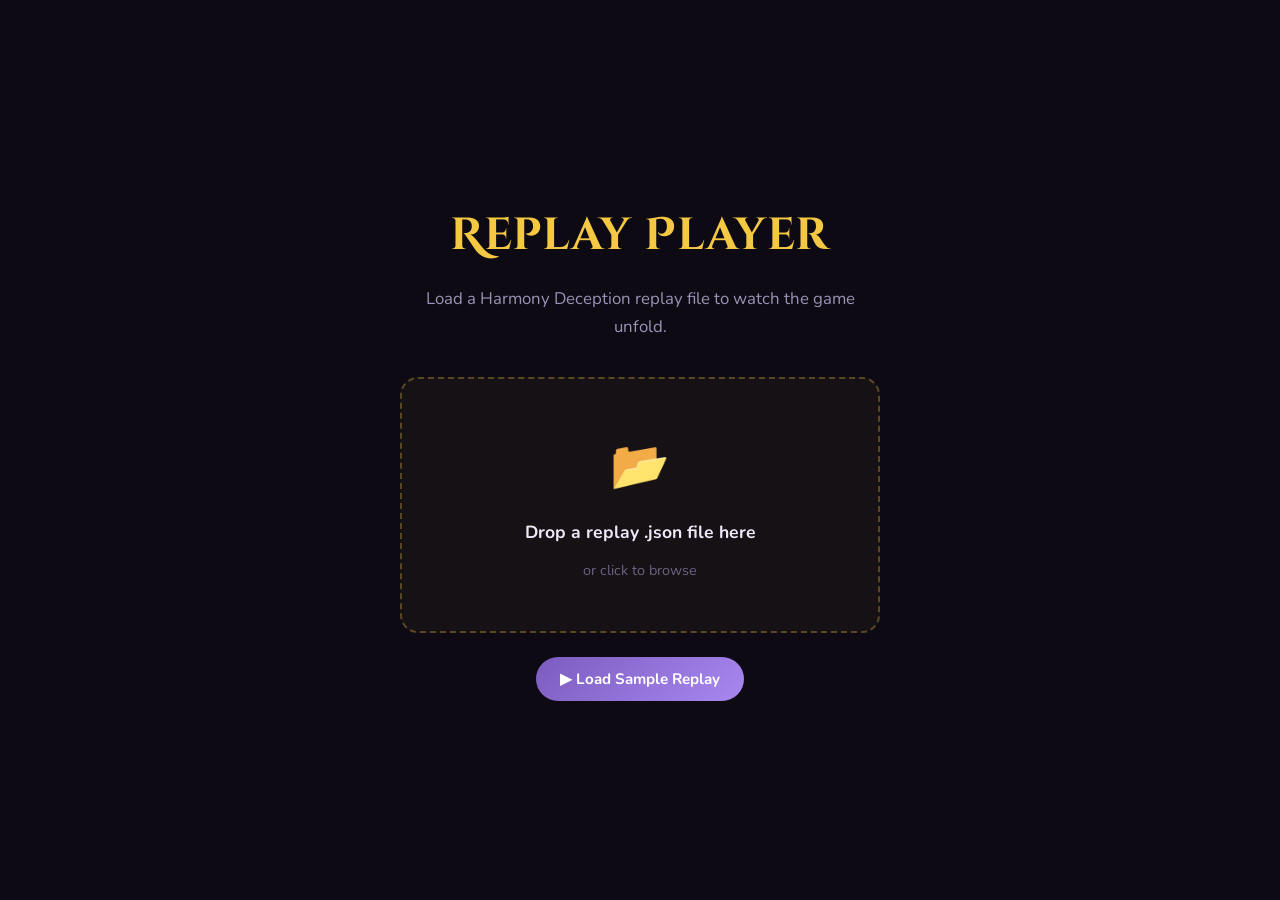
<file: replay-player.html>
<!DOCTYPE html>
<html lang="en">
<head>
  <meta charset="UTF-8" />
  <meta name="viewport" content="width=device-width, initial-scale=1.0" />
  <title>Replay Player — Harmony Deception</title>
  <meta name="description" content="Watch past Harmony Deception games replay in your browser. Load a replay file and scrub through the game timeline." />
  <link rel="preconnect" href="https://fonts.googleapis.com" />
  <link rel="preconnect" href="https://fonts.gstatic.com" crossorigin />
  <link href="https://fonts.googleapis.com/css2?family=Cinzel+Decorative:wght@700&family=Nunito:ital,wght@0,400;0,600;0,700;0,800;1,400&display=swap" rel="stylesheet" />
  <link rel="stylesheet" href="replay-player.css" />
</head>
<body>

  <!-- ===== NAV ===== -->
  <nav class="replay-nav">
    <div class="replay-nav-logo">
      HD <span>Replay Player</span>
    </div>
    <a href="index.html" class="replay-nav-link">← Back to Home</a>
  </nav>

  <!-- ===== FILE LOADER ===== -->
  <div class="loader-overlay" id="loaderOverlay">
    <div class="loader-content">
      <h1 class="loader-title">Replay Player</h1>
      <p class="loader-sub">Load a Harmony Deception replay file to watch the game unfold.</p>
      <div class="dropzone" id="dropzone">
        <div class="dropzone-icon">📂</div>
        <div class="dropzone-text">Drop a replay .json file here</div>
        <div class="dropzone-sub">or click to browse</div>
        <input type="file" id="fileInput" accept=".json,application/json" style="display:none;" />
      </div>
      <button class="loader-sample-btn" id="loadSampleBtn">
        ▶ Load Sample Replay
      </button>
    </div>
  </div>

  <!-- ===== REPLAY APP ===== -->
  <div class="replay-app" id="replayApp">

    <!-- Match Header -->
    <div class="match-header">
      <div class="match-info">
        <h1 id="matchTitle">Match</h1>
        <div class="match-meta" id="matchMeta">
          <!-- populated by JS -->
        </div>
      </div>
      <button class="match-load-btn" id="loadAnotherBtn">Load Another File</button>
    </div>

    <!-- Spectator Banner -->
    <div class="spectator-banner">
      <span class="spectator-banner-icon">👁</span>
      <span>Spectator mode — showing public events only. Roles hidden until game over.</span>
    </div>

    <!-- Game State Panel -->
    <div class="state-panel" id="statePanel">
      <div class="state-item">
        <div class="state-item-label">Day</div>
        <div class="state-item-value" id="stateDay">—</div>
      </div>
      <div class="state-item">
        <div class="state-item-label">Phase</div>
        <div class="state-item-value" id="statePhase">—</div>
      </div>
      <div class="state-item">
        <div class="state-item-label">Alive</div>
        <div class="state-item-value harmony" id="stateAlive">—</div>
      </div>
      <div class="state-item">
        <div class="state-item-label">Dead</div>
        <div class="state-item-value deceiver" id="stateDead">—</div>
      </div>
      <div class="state-item">
        <div class="state-item-label">Timer</div>
        <div class="state-item-value" id="stateTimer">—</div>
      </div>
      <div class="state-item">
        <div class="state-item-label">Event</div>
        <div class="state-item-value" id="stateEventCount">0 / 0</div>
      </div>
    </div>

    <!-- Player Grid: Timeline + Player List -->
    <div class="player-grid">
      <div class="timeline-panel">
        <div class="timeline-phase-display">
          <div class="phase-indicator">
            <span class="phase-icon" id="phaseIcon">☀️</span>
            <div>
              <div class="phase-label" id="phaseLabel">Day 1</div>
              <div class="phase-day" id="phaseSubLabel">Discussion</div>
            </div>
          </div>
          <div class="timer-display" id="timerDisplay">—</div>
        </div>

        <!-- Phase markers above timeline -->
        <div class="phase-markers" id="phaseMarkers"></div>

        <!-- Timeline scrubber -->
        <div class="timeline-scrubber">
          <div class="scrubber-track" id="scrubberTrack">
            <div class="scrubber-fill" id="scrubberFill"></div>
            <div class="scrubber-thumb" id="scrubberThumb"></div>
          </div>
        </div>

        <!-- Death markers below timeline -->
        <div class="death-markers" id="deathMarkers"></div>

        <!-- Playback controls -->
        <div class="controls">
          <button class="ctrl-btn ctrl-btn-icon" id="btnPrev" title="Previous event">⏮</button>
          <button class="ctrl-btn ctrl-btn-play" id="btnPlay" title="Play/Pause">▶</button>
          <button class="ctrl-btn ctrl-btn-icon" id="btnNext" title="Next event">⏭</button>
          <div class="speed-selector" id="speedSelector">
            <button class="speed-btn active" data-speed="1">1x</button>
            <button class="speed-btn" data-speed="2">2x</button>
            <button class="speed-btn" data-speed="4">4x</button>
          </div>
          <div class="time-display">
            <strong id="currentTime">0:00</strong> / <span id="totalTime">0:00</span>
          </div>
        </div>

        <!-- Phase jump buttons -->
        <div class="phase-jumps" id="phaseJumps">
          <!-- populated by JS -->
        </div>
      </div>

      <!-- Player List -->
      <div class="player-list-panel">
        <h3>Players</h3>
        <ul class="player-list" id="playerList">
          <!-- populated by JS -->
        </ul>
      </div>
    </div>

    <!-- Event Log -->
    <div class="event-log-panel">
      <div class="event-log-header">
        <h3>Event Log</h3>
        <div class="event-filters" id="eventFilters">
          <button class="filter-btn active" data-filter="all">All</button>
          <button class="filter-btn" data-filter="chat">Chat</button>
          <button class="filter-btn" data-filter="vote">Votes</button>
          <button class="filter-btn" data-filter="death">Deaths</button>
          <button class="filter-btn" data-filter="phase">Phases</button>
          <button class="filter-btn" data-filter="system">System</button>
        </div>
      </div>
      <div class="event-log" id="eventLog">
        <!-- populated by JS -->
      </div>
    </div>

  </div>

  <script src="replay-player.js"></script>
</body>
</html>
</file>
<file: style.css>
/* ============================================================
   HARMONY DECEPTION — Landing Page Stylesheet (Enhanced W2)
   Palette: Deep purple, gold, lavender, rose, teal
   ============================================================ */

:root {
  --c-bg: #0d0a14;
  --c-bg-2: #130f1e;
  --c-bg-3: #1a1428;
  --c-bg-4: #0f0b18;

  --c-harmony: #7c5cbf;
  --c-harmony-light: #a888f0;
  --c-harmony-glow: rgba(124, 92, 191, 0.35);

  --c-deceiver: #c0384e;
  --c-deceiver-light: #e8556a;
  --c-deceiver-glow: rgba(192, 56, 78, 0.35);

  --c-neutral: #2a9d8f;
  --c-neutral-light: #3dd9c9;
  --c-neutral-glow: rgba(42, 157, 143, 0.35);

  --c-gold: #f4c842;
  --c-gold-glow: rgba(244, 200, 66, 0.25);
  --c-gold-bright: #ffe066;

  --c-text: #ede8f7;
  --c-text-muted: #9b93b5;
  --c-text-dim: #6b6382;

  --radius: 18px;
  --radius-sm: 12px;
  --max-w: 1200px;

  --font-display: 'Cinzel Decorative', serif;
  --font-body: 'Nunito', sans-serif;
}

*, *::before, *::after { box-sizing: border-box; margin: 0; padding: 0; }

html { scroll-behavior: smooth; }

body {
  background: var(--c-bg);
  color: var(--c-text);
  font-family: var(--font-body);
  font-size: 17px;
  line-height: 1.65;
  overflow-x: hidden;
}

img { max-width: 100%; height: auto; }
a { color: inherit; text-decoration: none; }

/* ===== UTILITY ===== */

.container {
  max-width: var(--max-w);
  margin: 0 auto;
  padding: 0 24px;
}

.section-header {
  text-align: center;
  margin-bottom: 56px;
}

.section-label {
  display: inline-block;
  background: rgba(244, 200, 66, 0.1);
  border: 1px solid rgba(244, 200, 66, 0.25);
  color: var(--c-gold);
  font-size: 0.75rem;
  font-weight: 800;
  letter-spacing: 0.2em;
  text-transform: uppercase;
  padding: 6px 18px;
  border-radius: 50px;
  margin-bottom: 16px;
}

.section-title {
  font-family: var(--font-display);
  font-size: clamp(1.6rem, 3.5vw, 2.4rem);
  color: var(--c-gold);
  text-align: center;
  margin-bottom: 14px;
}

.section-sub {
  text-align: center;
  color: var(--c-text-muted);
  font-size: 1.05rem;
  max-width: 560px;
  margin: 0 auto;
}

/* ===== BUTTONS ===== */

.btn {
  display: inline-flex;
  align-items: center;
  justify-content: center;
  gap: 10px;
  padding: 14px 28px;
  border-radius: 50px;
  font-family: var(--font-body);
  font-size: 1rem;
  font-weight: 700;
  cursor: pointer;
  transition: transform 0.2s ease, box-shadow 0.2s ease, filter 0.2s ease;
  border: none;
}

.btn:hover { transform: translateY(-3px); filter: brightness(1.1); }
.btn:active { transform: translateY(0); }

.btn-primary {
  background: linear-gradient(135deg, var(--c-harmony), var(--c-harmony-light));
  color: #fff;
  box-shadow: 0 0 24px var(--c-harmony-glow);
}

.btn-primary:hover {
  box-shadow: 0 0 40px var(--c-harmony-glow);
}

.btn-glow {
  position: relative;
}

.btn-glow::after {
  content: '';
  position: absolute;
  inset: -4px;
  border-radius: 50px;
  background: linear-gradient(135deg, var(--c-harmony-light), transparent);
  opacity: 0;
  z-index: -1;
  transition: opacity 0.3s ease;
  filter: blur(12px);
}

.btn-glow:hover::after {
  opacity: 0.5;
}

.btn-ghost {
  background: transparent;
  color: var(--c-text-muted);
  border: 2px solid rgba(255,255,255,0.15);
}

.btn-ghost:hover {
  border-color: rgba(255,255,255,0.4);
  color: var(--c-text);
}

.btn-large {
  padding: 18px 36px;
  font-size: 1.1rem;
}

/* ===== NAV ===== */

.nav {
  position: fixed;
  top: 0;
  left: 0;
  right: 0;
  z-index: 100;
  display: flex;
  align-items: center;
  justify-content: space-between;
  padding: 20px 40px;
  transition: background 0.3s, backdrop-filter 0.3s, box-shadow 0.3s;
}

.nav.scrolled {
  background: rgba(13, 10, 20, 0.92);
  backdrop-filter: blur(16px);
  -webkit-backdrop-filter: blur(16px);
  box-shadow: 0 4px 30px rgba(0,0,0,0.3);
}

.nav-logo {
  font-family: var(--font-display);
  font-size: 1.5rem;
  color: var(--c-gold);
  letter-spacing: 0.05em;
  transition: color 0.2s;
}

.nav-logo:hover { color: var(--c-gold-bright); }

.nav-toggle {
  display: none;
  flex-direction: column;
  gap: 5px;
  background: none;
  border: none;
  cursor: pointer;
  padding: 8px;
}

.nav-toggle span {
  display: block;
  width: 24px;
  height: 2px;
  background: var(--c-text);
  border-radius: 2px;
  transition: transform 0.3s, opacity 0.3s;
}

.nav-toggle[aria-expanded="true"] span:nth-child(1) {
  transform: rotate(45deg) translate(5px, 5px);
}

.nav-toggle[aria-expanded="true"] span:nth-child(2) {
  opacity: 0;
}

.nav-toggle[aria-expanded="true"] span:nth-child(3) {
  transform: rotate(-45deg) translate(5px, -5px);
}

.nav-links {
  display: flex;
  list-style: none;
  gap: 36px;
  align-items: center;
}

.nav-links a {
  color: var(--c-text-muted);
  font-weight: 600;
  font-size: 0.95rem;
  transition: color 0.15s;
  position: relative;
}

.nav-links a::after {
  content: '';
  position: absolute;
  bottom: -4px;
  left: 0;
  width: 0;
  height: 2px;
  background: var(--c-gold);
  transition: width 0.2s ease;
  border-radius: 1px;
}

.nav-links a:hover { color: var(--c-text); }
.nav-links a:hover::after { width: 100%; }

.nav-cta {
  background: linear-gradient(135deg, var(--c-harmony), var(--c-harmony-light));
  color: #fff !important;
  padding: 10px 22px;
  border-radius: 50px;
  transition: box-shadow 0.2s, transform 0.2s !important;
}

.nav-cta:hover {
  box-shadow: 0 0 24px var(--c-harmony-glow);
  transform: translateY(-2px);
}

.nav-cta::after { display: none; }

/* ===== HERO ===== */

.hero {
  position: relative;
  min-height: 100vh;
  display: flex;
  flex-direction: column;
  align-items: center;
  justify-content: center;
  text-align: center;
  overflow: hidden;
  padding: 140px 24px 100px;
}

/* Background gradient */
.hero::before {
  content: '';
  position: absolute;
  inset: 0;
  background:
    radial-gradient(ellipse 60% 50% at 50% 0%, rgba(124,92,191,0.4) 0%, transparent 70%),
    radial-gradient(ellipse 40% 60% at 20% 80%, rgba(192,56,78,0.2) 0%, transparent 60%),
    radial-gradient(ellipse 40% 40% at 80% 80%, rgba(42,157,143,0.15) 0%, transparent 60%),
    var(--c-bg);
  z-index: 0;
}

.hero-bg-shapes { position: absolute; inset: 0; z-index: 0; pointer-events: none; }

.shape {
  position: absolute;
  border-radius: 50%;
  filter: blur(80px);
  opacity: 0.3;
}

.shape-1 {
  width: 500px; height: 500px;
  top: -150px; left: -100px;
  background: var(--c-harmony);
  animation: drift 18s ease-in-out infinite alternate;
}

.shape-2 {
  width: 400px; height: 400px;
  bottom: -100px; right: -100px;
  background: var(--c-deceiver);
  animation: drift 22s ease-in-out infinite alternate-reverse;
}

.shape-3 {
  width: 300px; height: 300px;
  top: 40%; left: 60%;
  background: var(--c-gold);
  animation: drift 15s ease-in-out infinite alternate;
  opacity: 0.15;
}

@keyframes drift {
  from { transform: translate(0, 0) scale(1); }
  to   { transform: translate(30px, 20px) scale(1.05); }
}

.orbs {
  position: absolute;
  inset: 0;
}

.orb {
  position: absolute;
  border-radius: 50%;
  filter: blur(40px);
  animation: float 6s ease-in-out infinite;
}

.orb-gold {
  width: 80px; height: 80px;
  top: 20%; left: 15%;
  background: var(--c-gold);
  opacity: 0.6;
  animation-delay: 0s;
}

.orb-lavender {
  width: 60px; height: 60px;
  top: 30%; right: 20%;
  background: var(--c-harmony-light);
  opacity: 0.5;
  animation-delay: 1.5s;
}

.orb-rose {
  width: 50px; height: 50px;
  bottom: 25%; left: 25%;
  background: var(--c-deceiver-light);
  opacity: 0.4;
  animation-delay: 3s;
}

.orb-teal {
  width: 70px; height: 70px;
  bottom: 30%; right: 15%;
  background: var(--c-neutral-light);
  opacity: 0.4;
  animation-delay: 2s;
}

@keyframes float {
  0%, 100% { transform: translateY(0); }
  50%       { transform: translateY(-18px); }
}

.hero-content {
  position: relative;
  z-index: 1;
  max-width: 860px;
}

.eyebrow {
  display: inline-block;
  background: rgba(244, 200, 66, 0.12);
  border: 1px solid rgba(244, 200, 66, 0.3);
  color: var(--c-gold);
  font-size: 0.8rem;
  font-weight: 800;
  letter-spacing: 0.2em;
  text-transform: uppercase;
  padding: 8px 20px;
  border-radius: 50px;
  margin-bottom: 28px;
}

.hero-title {
  font-family: var(--font-display);
  font-size: clamp(2.6rem, 7vw, 5.2rem);
  line-height: 1.08;
  margin-bottom: 24px;
  letter-spacing: -0.01em;
}

.title-harmony {
  background: linear-gradient(135deg, var(--c-harmony-light), #d0b0ff);
  -webkit-background-clip: text;
  -webkit-text-fill-color: transparent;
  background-clip: text;
}

.title-separator {
  color: var(--c-gold);
  display: inline-block;
  margin: 0 12px;
  font-size: 0.65em;
}

.title-deception {
  background: linear-gradient(135deg, var(--c-deceiver-light), #ff8fa0);
  -webkit-background-clip: text;
  -webkit-text-fill-color: transparent;
  background-clip: text;
}

.hero-tagline {
  font-size: clamp(1.1rem, 2.5vw, 1.5rem);
  font-weight: 800;
  color: var(--c-gold);
  letter-spacing: 0.05em;
  margin-bottom: 18px;
  text-transform: uppercase;
}

.hero-sub {
  font-size: 1.1rem;
  color: var(--c-text-muted);
  max-width: 620px;
  margin: 0 auto 40px;
  line-height: 1.7;
}

.hero-actions {
  display: flex;
  gap: 16px;
  justify-content: center;
  flex-wrap: wrap;
  margin-bottom: 44px;
}

.hero-badges {
  display: flex;
  gap: 12px;
  justify-content: center;
  flex-wrap: wrap;
}

.badge {
  background: rgba(255,255,255,0.05);
  border: 1px solid rgba(255,255,255,0.1);
  padding: 10px 20px;
  border-radius: 50px;
  font-size: 0.9rem;
  font-weight: 700;
  color: var(--c-text-muted);
  backdrop-filter: blur(4px);
}

.scroll-hint {
  position: absolute;
  bottom: 32px;
  left: 50%;
  transform: translateX(-50%);
  z-index: 1;
}

.scroll-hint span {
  display: block;
  width: 24px;
  height: 24px;
  border-right: 2px solid var(--c-text-dim);
  border-bottom: 2px solid var(--c-text-dim);
  transform: rotate(45deg);
  animation: scroll-bounce 1.5s ease-in-out infinite;
}

@keyframes scroll-bounce {
  0%, 100% { transform: rotate(45deg) translate(0,0); opacity: 1; }
  50%       { transform: rotate(45deg) translate(4px,4px); opacity: 0.5; }
}

/* ===== INTRO ===== */

.intro {
  padding: 120px 0;
  background: var(--c-bg-2);
  position: relative;
}

.intro::before {
  content: '';
  position: absolute;
  inset: 0;
  background:
    radial-gradient(ellipse 60% 40% at 80% 50%, rgba(192,56,78,0.1) 0%, transparent 70%);
}

.intro-grid {
  display: grid;
  grid-template-columns: 1fr 1fr;
  gap: 80px;
  align-items: center;
  position: relative;
}

.intro-text h2 {
  font-family: var(--font-display);
  font-size: clamp(1.6rem, 3vw, 2.4rem);
  color: var(--c-gold);
  margin-bottom: 24px;
  line-height: 1.2;
}

.intro-text p {
  color: var(--c-text-muted);
  margin-bottom: 18px;
  font-size: 1.05rem;
  line-height: 1.7;
}

.intro-text p strong { color: var(--c-text); }
.intro-text p em { color: var(--c-deceiver-light); font-style: italic; }

.intro-quote {
  padding: 48px;
  background: rgba(255,255,255,0.03);
  border: 1px solid rgba(255,255,255,0.08);
  border-left: 4px solid var(--c-deceiver);
  border-radius: var(--radius);
  position: relative;
  transition: transform 0.3s, box-shadow 0.3s;
}

.intro-quote:hover {
  transform: translateY(-4px);
  box-shadow: 0 8px 32px rgba(192,56,78,0.15);
}

.intro-quote::before {
  content: '"';
  position: absolute;
  top: -24px;
  left: 36px;
  font-size: 7rem;
  color: var(--c-deceiver);
  opacity: 0.25;
  font-family: serif;
  line-height: 1;
}

.intro-quote blockquote p {
  font-size: 1.25rem;
  font-style: italic;
  color: var(--c-text);
  line-height: 1.7;
  margin-bottom: 20px;
}

.intro-quote blockquote cite {
  font-size: 0.9rem;
  color: var(--c-text-dim);
  font-style: normal;
}

/* ===== FACTIONS ===== */

.factions {
  padding: 120px 0;
  background: var(--c-bg);
}

.faction-grid {
  display: grid;
  grid-template-columns: repeat(3, 1fr);
  gap: 28px;
}

.faction-card {
  background: rgba(255,255,255,0.03);
  border: 1px solid rgba(255,255,255,0.08);
  border-radius: var(--radius);
  padding: 40px 28px;
  transition: transform 0.3s, box-shadow 0.3s, border-color 0.3s;
  position: relative;
  overflow: hidden;
}

.faction-glow {
  position: absolute;
  inset: 0;
  opacity: 0;
  transition: opacity 0.4s ease;
  pointer-events: none;
}

.faction-harmony .faction-glow {
  background: radial-gradient(ellipse at top, var(--c-harmony-glow), transparent 60%);
}

.faction-deceivers .faction-glow {
  background: radial-gradient(ellipse at top, var(--c-deceiver-glow), transparent 60%);
}

.faction-neutral .faction-glow {
  background: radial-gradient(ellipse at top, var(--c-neutral-glow), transparent 60%);
}

.faction-card:hover {
  transform: translateY(-6px);
}

.faction-card:hover .faction-glow {
  opacity: 1;
}

.faction-harmony:hover {
  box-shadow: 0 12px 40px var(--c-harmony-glow);
  border-color: rgba(124,92,191,0.4);
}

.faction-deceivers:hover {
  box-shadow: 0 12px 40px var(--c-deceiver-glow);
  border-color: rgba(192,56,78,0.4);
}

.faction-neutral:hover {
  box-shadow: 0 12px 40px var(--c-neutral-glow);
  border-color: rgba(42,157,143,0.4);
}

.faction-icon {
  font-size: 2.8rem;
  margin-bottom: 18px;
  display: block;
}

.faction-card h3 {
  font-family: var(--font-display);
  font-size: 1.5rem;
  margin-bottom: 14px;
  position: relative;
}

.faction-harmony h3 { color: var(--c-harmony-light); }
.faction-deceivers h3 { color: var(--c-deceiver-light); }
.faction-neutral h3 { color: var(--c-neutral-light); }

.faction-flavor {
  color: var(--c-text-muted);
  font-size: 0.95rem;
  margin-bottom: 24px;
  line-height: 1.65;
  position: relative;
}

.faction-roles {
  list-style: none;
  margin-bottom: 24px;
  position: relative;
}

.faction-roles li {
  display: flex;
  justify-content: space-between;
  align-items: center;
  font-size: 0.88rem;
  font-weight: 700;
  color: var(--c-text-dim);
  padding: 5px 0;
  border-bottom: 1px solid rgba(255,255,255,0.04);
}

.faction-roles li:last-child { border-bottom: none; }

.role-tag {
  font-size: 0.7rem;
  font-weight: 700;
  text-transform: uppercase;
  letter-spacing: 0.08em;
  padding: 3px 10px;
  border-radius: 50px;
  background: rgba(255,255,255,0.06);
  color: var(--c-text-dim);
  white-space: nowrap;
  margin-left: 8px;
}

.nk-divider {
  font-family: var(--font-display);
  font-size: 0.85rem;
  color: var(--c-gold);
  text-transform: uppercase;
  letter-spacing: 0.1em;
  border-bottom: 1px solid rgba(244,200,66,0.15) !important;
  margin-top: 8px;
  padding-top: 8px;
}

.faction-win {
  font-size: 0.82rem;
  font-weight: 800;
  text-transform: uppercase;
  letter-spacing: 0.08em;
  padding: 10px 16px;
  border-radius: 10px;
  display: inline-block;
  position: relative;
}

.faction-harmony .faction-win {
  background: rgba(124,92,191,0.15);
  color: var(--c-harmony-light);
  border: 1px solid rgba(124,92,191,0.3);
}

.faction-deceivers .faction-win {
  background: rgba(192,56,78,0.15);
  color: var(--c-deceiver-light);
  border: 1px solid rgba(192,56,78,0.3);
}

.faction-neutral .faction-win {
  background: rgba(42,157,143,0.15);
  color: var(--c-neutral-light);
  border: 1px solid rgba(42,157,143,0.3);
}

.faction-count {
  position: absolute;
  top: 20px;
  right: 24px;
  font-size: 0.75rem;
  font-weight: 800;
  text-transform: uppercase;
  letter-spacing: 0.1em;
  color: var(--c-text-dim);
  background: rgba(255,255,255,0.04);
  padding: 4px 10px;
  border-radius: 50px;
}

/* ===== ROLES ===== */

.roles {
  padding: 120px 0;
  background: var(--c-bg-2);
  position: relative;
}

.roles::before {
  content: '';
  position: absolute;
  inset: 0;
  background: radial-gradient(ellipse 40% 60% at 50% 50%, rgba(124,92,191,0.08) 0%, transparent 70%);
}

.roles-grid {
  display: grid;
  grid-template-columns: repeat(3, 1fr);
  gap: 18px;
  position: relative;
}

.role-card {
  background: rgba(255,255,255,0.03);
  border: 1px solid rgba(255,255,255,0.07);
  border-radius: var(--radius-sm);
  padding: 24px 22px;
  transition: transform 0.25s, box-shadow 0.25s, border-color 0.25s;
}

.role-card:hover { transform: translateY(-5px); }

.role-harmony:hover { box-shadow: 0 8px 28px var(--c-harmony-glow); border-color: rgba(124,92,191,0.35); }
.role-deceiver:hover { box-shadow: 0 8px 28px var(--c-deceiver-glow); border-color: rgba(192,56,78,0.35); }
.role-neutral:hover { box-shadow: 0 8px 28px var(--c-neutral-glow); border-color: rgba(42,157,143,0.35); }

.role-header {
  display: flex;
  align-items: center;
  gap: 10px;
  margin-bottom: 12px;
}

.role-faction-tag {
  font-size: 0.65rem;
  font-weight: 800;
  text-transform: uppercase;
  letter-spacing: 0.12em;
  padding: 4px 12px;
  border-radius: 50px;
  background: rgba(124,92,191,0.2);
  color: var(--c-harmony-light);
  border: 1px solid rgba(124,92,191,0.3);
  white-space: nowrap;
}

.deceiver-tag {
  background: rgba(192,56,78,0.2);
  color: var(--c-deceiver-light);
  border-color: rgba(192,56,78,0.3);
}

.neutral-tag {
  background: rgba(42,157,143,0.2);
  color: var(--c-neutral-light);
  border-color: rgba(42,157,143,0.3);
}

.role-header h4 {
  font-family: var(--font-display);
  font-size: 1rem;
  color: var(--c-text);
}

.role-ability {
  font-size: 0.92rem;
  color: var(--c-text-muted);
  margin-bottom: 10px;
  line-height: 1.55;
}

.role-flavor {
  font-size: 0.84rem;
  font-style: italic;
  color: var(--c-text-dim);
  border-left: 2px solid rgba(255,255,255,0.1);
  padding-left: 12px;
  margin-top: 12px;
}

.roles-more {
  text-align: center;
  margin-top: 48px;
  position: relative;
}

.roles-more p {
  color: var(--c-text);
  font-size: 1.15rem;
  font-weight: 700;
  margin-bottom: 8px;
}

.roles-more-sub {
  color: var(--c-text-muted);
  font-size: 1rem;
  font-weight: 400;
}

/* ===== HOW IT WORKS ===== */

.howto {
  padding: 120px 0;
  background: var(--c-bg-3);
  position: relative;
}

.howto::before {
  content: '';
  position: absolute;
  inset: 0;
  background:
    radial-gradient(ellipse at 20% 50%, rgba(244,200,66,0.06) 0%, transparent 60%),
    radial-gradient(ellipse at 80% 50%, rgba(42,157,143,0.06) 0%, transparent 60%);
}

.howto-grid {
  display: grid;
  grid-template-columns: repeat(3, 1fr);
  gap: 28px;
  position: relative;
}

.howto-step {
  text-align: center;
  padding: 48px 28px;
  background: rgba(255,255,255,0.02);
  border: 1px solid rgba(255,255,255,0.06);
  border-radius: var(--radius);
  transition: transform 0.3s, box-shadow 0.3s, border-color 0.3s;
}

.howto-step:hover {
  transform: translateY(-6px);
  border-color: rgba(255,255,255,0.15);
  box-shadow: 0 12px 40px rgba(0,0,0,0.3);
}

.step-num {
  font-family: var(--font-display);
  font-size: 3.2rem;
  color: var(--c-gold);
  opacity: 0.2;
  line-height: 1;
  margin-bottom: 8px;
}

.step-icon {
  font-size: 2.2rem;
  margin-bottom: 16px;
}

.howto-step h3 {
  font-family: var(--font-display);
  font-size: 1.2rem;
  color: var(--c-gold);
  margin-bottom: 14px;
}

.howto-step p {
  font-size: 0.95rem;
  color: var(--c-text-muted);
  line-height: 1.65;
  margin-bottom: 20px;
}

.step-detail {
  display: flex;
  gap: 8px;
  justify-content: center;
  flex-wrap: wrap;
}

.step-detail span {
  font-size: 0.72rem;
  font-weight: 800;
  text-transform: uppercase;
  letter-spacing: 0.08em;
  padding: 5px 12px;
  border-radius: 50px;
  background: rgba(255,255,255,0.05);
  color: var(--c-text-dim);
  border: 1px solid rgba(255,255,255,0.08);
}

/* ===== FEATURES ===== */

.features {
  padding: 120px 0;
  background: var(--c-bg);
}

.features-grid {
  display: grid;
  grid-template-columns: repeat(3, 1fr);
  gap: 24px;
  position: relative;
}

.feature-card {
  background: rgba(255,255,255,0.02);
  border: 1px solid rgba(255,255,255,0.06);
  border-radius: var(--radius);
  padding: 36px 28px;
  transition: transform 0.3s, box-shadow 0.3s, border-color 0.3s;
}

.feature-card:hover {
  transform: translateY(-5px);
  border-color: rgba(255,255,255,0.15);
  box-shadow: 0 12px 36px rgba(0,0,0,0.25);
}

.feature-icon {
  font-size: 2.4rem;
  margin-bottom: 16px;
  display: block;
}

.feature-card h4 {
  font-family: var(--font-display);
  font-size: 1.1rem;
  color: var(--c-gold);
  margin-bottom: 12px;
}

.feature-card p {
  font-size: 0.92rem;
  color: var(--c-text-muted);
  line-height: 1.6;
}

/* ===== CTA ===== */

.cta {
  padding: 140px 0;
  background: var(--c-bg);
  position: relative;
  overflow: hidden;
}

.cta::before {
  content: '';
  position: absolute;
  inset: 0;
  background:
    radial-gradient(ellipse 80% 80% at 50% 50%, rgba(124,92,191,0.2) 0%, transparent 70%);
}

.cta-inner {
  position: relative;
  text-align: center;
  max-width: 680px;
  margin: 0 auto;
  padding: 60px 40px;
  background: rgba(255,255,255,0.02);
  border: 1px solid rgba(255,255,255,0.08);
  border-radius: var(--radius);
  overflow: hidden;
}

.cta-glow {
  position: absolute;
  inset: 0;
  background: radial-gradient(ellipse at top, var(--c-harmony-glow), transparent 60%);
  opacity: 0.6;
  pointer-events: none;
}

.cta-inner h2 {
  font-family: var(--font-display);
  font-size: clamp(1.6rem, 3.5vw, 2.4rem);
  color: var(--c-gold);
  margin-bottom: 20px;
  position: relative;
}

.cta-lead {
  color: var(--c-text-muted);
  font-size: 1.1rem;
  line-height: 1.7;
  margin-bottom: 40px;
  position: relative;
}

.cta-actions {
  display: flex;
  gap: 16px;
  justify-content: center;
  flex-wrap: wrap;
  margin-bottom: 32px;
  position: relative;
}

.cta-social {
  display: flex;
  gap: 16px;
  justify-content: center;
  margin-bottom: 20px;
  position: relative;
}

.social-link {
  display: flex;
  align-items: center;
  justify-content: center;
  width: 44px;
  height: 44px;
  border-radius: 50%;
  background: rgba(255,255,255,0.06);
  border: 1px solid rgba(255,255,255,0.12);
  color: var(--c-text-muted);
  transition: transform 0.2s, color 0.2s, border-color 0.2s, background 0.2s;
}

.social-link:hover {
  transform: translateY(-3px);
  color: var(--c-text);
  border-color: rgba(255,255,255,0.3);
  background: rgba(255,255,255,0.1);
}

.social-link svg {
  width: 20px;
  height: 20px;
}

.cta-note {
  font-size: 0.85rem;
  color: var(--c-text-dim);
  position: relative;
}

/* ===== FOOTER ===== */

.footer {
  background: var(--c-bg-4);
  border-top: 1px solid rgba(255,255,255,0.06);
  padding: 60px 0 40px;
}

.footer-inner {
  display: flex;
  justify-content: space-between;
  align-items: flex-start;
  gap: 48px;
  margin-bottom: 40px;
  flex-wrap: wrap;
}

.footer-logo {
  font-family: var(--font-display);
  font-size: 1.2rem;
  color: var(--c-gold);
  display: block;
  margin-bottom: 10px;
}

.footer-brand p {
  font-size: 0.9rem;
  color: var(--c-text-dim);
  max-width: 320px;
  line-height: 1.6;
}

.footer-links {
  display: flex;
  gap: 28px;
  flex-wrap: wrap;
}

.footer-links a {
  color: var(--c-text-dim);
  font-size: 0.9rem;
  font-weight: 600;
  transition: color 0.15s;
}

.footer-links a:hover { color: var(--c-text); }

.footer-copy {
  border-top: 1px solid rgba(255,255,255,0.05);
  padding-top: 24px;
  text-align: center;
}

.footer-copy p {
  font-size: 0.8rem;
  color: var(--c-text-dim);
}

/* ===== SCROLL ANIMATIONS ===== */

[data-fade] {
  opacity: 0;
  transform: translateY(24px);
  transition: opacity 0.7s ease, transform 0.7s ease;
}

[data-fade].visible {
  opacity: 1;
  transform: translateY(0);
}

/* Stagger children in grids */
.faction-grid .faction-card:nth-child(1) { transition-delay: 0s; }
.faction-grid .faction-card:nth-child(2) { transition-delay: 0.1s; }
.faction-grid .faction-card:nth-child(3) { transition-delay: 0.2s; }

.roles-grid .role-card:nth-child(3n+1) { transition-delay: 0s; }
.roles-grid .role-card:nth-child(3n+2) { transition-delay: 0.06s; }
.roles-grid .role-card:nth-child(3n+3) { transition-delay: 0.12s; }

.howto-grid .howto-step:nth-child(1) { transition-delay: 0s; }
.howto-grid .howto-step:nth-child(2) { transition-delay: 0.1s; }
.howto-grid .howto-step:nth-child(3) { transition-delay: 0.2s; }

.features-grid .feature-card:nth-child(3n+1) { transition-delay: 0s; }
.features-grid .feature-card:nth-child(3n+2) { transition-delay: 0.06s; }
.features-grid .feature-card:nth-child(3n+3) { transition-delay: 0.12s; }

/* ===== RESPONSIVE ===== */

@media (max-width: 1024px) {
  .faction-grid,
  .features-grid {
    grid-template-columns: 1fr;
  }

  .intro-grid {
    grid-template-columns: 1fr;
    gap: 48px;
  }

  .roles-grid {
    grid-template-columns: repeat(2, 1fr);
  }
}

@media (max-width: 900px) {
  .howto-grid {
    grid-template-columns: 1fr;
  }

  .nav {
    padding: 16px 24px;
  }

  .nav-links {
    gap: 20px;
  }
}

@media (max-width: 700px) {
  .nav-toggle {
    display: flex;
  }

  .nav-links {
    display: none;
    position: absolute;
    top: 100%;
    left: 0;
    right: 0;
    flex-direction: column;
    background: rgba(13, 10, 20, 0.97);
    backdrop-filter: blur(16px);
    -webkit-backdrop-filter: blur(16px);
    padding: 24px;
    gap: 16px;
    border-top: 1px solid rgba(255,255,255,0.06);
    box-shadow: 0 12px 30px rgba(0,0,0,0.4);
  }

  .nav-links.active {
    display: flex;
  }

  .nav-links a {
    font-size: 1.05rem;
    padding: 8px 0;
  }

  .nav-cta {
    width: 100%;
    text-align: center;
    margin-top: 8px;
  }

  .hero { padding: 120px 20px 80px; }

  .intro { padding: 80px 0; }
  .factions { padding: 80px 0; }
  .roles { padding: 80px 0; }
  .howto { padding: 80px 0; }
  .features { padding: 80px 0; }
  .cta { padding: 100px 0; }

  .faction-grid,
  .roles-grid,
  .howto-grid,
  .features-grid { gap: 14px; }

  .intro-quote { padding: 32px; }
  .intro-quote::before { left: 24px; }

  .footer-inner {
    flex-direction: column;
    gap: 24px;
  }

  .cta-inner { padding: 40px 24px; }
}

@media (max-width: 520px) {
  .roles-grid {
    grid-template-columns: 1fr;
  }

  .hero-actions {
    flex-direction: column;
    align-items: center;
  }

  .btn {
    width: 100%;
    max-width: 280px;
  }

  .cta-actions {
    flex-direction: column;
    align-items: center;
  }
}

/* Reduced motion preference */
@media (prefers-reduced-motion: reduce) {
  html { scroll-behavior: auto; }
  [data-fade] { transition: none; }
  .shape, .orb { animation: none; }
  .scroll-hint span { animation: none; }
}
</file>
<file: replay-player.css>
/* ============================================================
   HARMONY DECEPTION — Replay Player Stylesheet
   Matches the existing site dark purple/gold theme
   ============================================================ */

:root {
  --c-bg: #0d0a14;
  --c-bg-2: #130f1e;
  --c-bg-3: #1a1428;
  --c-bg-4: #0f0b18;

  --c-harmony: #7c5cbf;
  --c-harmony-light: #a888f0;
  --c-harmony-glow: rgba(124, 92, 191, 0.35);

  --c-deceiver: #c0384e;
  --c-deceiver-light: #e8556a;
  --c-deceiver-glow: rgba(192, 56, 78, 0.35);

  --c-neutral: #2a9d8f;
  --c-neutral-light: #3dd9c9;
  --c-neutral-glow: rgba(42, 157, 143, 0.35);

  --c-gold: #f4c842;
  --c-gold-glow: rgba(244, 200, 66, 0.25);
  --c-gold-bright: #ffe066;

  --c-text: #ede8f7;
  --c-text-muted: #9b93b5;
  --c-text-dim: #6b6382;

  --radius: 18px;
  --radius-sm: 12px;
  --max-w: 1200px;

  --font-display: 'Cinzel Decorative', serif;
  --font-body: 'Nunito', sans-serif;
}

*, *::before, *::after { box-sizing: border-box; margin: 0; padding: 0; }

html { scroll-behavior: smooth; }

body {
  background: var(--c-bg);
  color: var(--c-text);
  font-family: var(--font-body);
  font-size: 16px;
  line-height: 1.65;
  overflow-x: hidden;
}

a { color: inherit; text-decoration: none; }

/* ===== NAV ===== */

.replay-nav {
  position: sticky;
  top: 0;
  z-index: 100;
  display: flex;
  align-items: center;
  justify-content: space-between;
  padding: 16px 32px;
  background: rgba(13, 10, 20, 0.92);
  backdrop-filter: blur(16px);
  -webkit-backdrop-filter: blur(16px);
  box-shadow: 0 4px 30px rgba(0,0,0,0.3);
  border-bottom: 1px solid rgba(255,255,255,0.06);
}

.replay-nav-logo {
  font-family: var(--font-display);
  font-size: 1.3rem;
  color: var(--c-gold);
  letter-spacing: 0.05em;
}

.replay-nav-logo span {
  color: var(--c-text-muted);
  font-size: 0.85rem;
  font-family: var(--font-body);
  font-weight: 600;
  margin-left: 12px;
}

.replay-nav-link {
  color: var(--c-text-muted);
  font-weight: 600;
  font-size: 0.9rem;
  transition: color 0.15s;
}

.replay-nav-link:hover { color: var(--c-text); }

/* ===== LOADER ===== */

.loader-overlay {
  position: fixed;
  inset: 0;
  z-index: 200;
  display: flex;
  align-items: center;
  justify-content: center;
  background: var(--c-bg);
  transition: opacity 0.5s ease;
}

.loader-overlay.hidden {
  opacity: 0;
  pointer-events: none;
}

.loader-content {
  text-align: center;
  max-width: 560px;
  padding: 40px;
}

.loader-title {
  font-family: var(--font-display);
  font-size: clamp(1.8rem, 4vw, 2.8rem);
  color: var(--c-gold);
  margin-bottom: 12px;
  letter-spacing: 0.02em;
}

.loader-sub {
  color: var(--c-text-muted);
  font-size: 1.05rem;
  margin-bottom: 36px;
}

.dropzone {
  border: 2px dashed rgba(244, 200, 66, 0.3);
  border-radius: var(--radius);
  padding: 48px 32px;
  background: rgba(244, 200, 66, 0.04);
  cursor: pointer;
  transition: border-color 0.3s, background 0.3s, transform 0.2s;
  display: flex;
  flex-direction: column;
  align-items: center;
  gap: 12px;
}

.dropzone:hover,
.dropzone.drag-over {
  border-color: rgba(244, 200, 66, 0.6);
  background: rgba(244, 200, 66, 0.08);
  transform: translateY(-2px);
}

.dropzone-icon {
  font-size: 3rem;
}

.dropzone-text {
  font-size: 1.1rem;
  font-weight: 700;
  color: var(--c-text);
}

.dropzone-sub {
  font-size: 0.9rem;
  color: var(--c-text-dim);
}

.loader-sample-btn {
  margin-top: 24px;
  display: inline-flex;
  align-items: center;
  gap: 8px;
  padding: 12px 24px;
  border-radius: 50px;
  background: linear-gradient(135deg, var(--c-harmony), var(--c-harmony-light));
  color: #fff;
  font-family: var(--font-body);
  font-size: 0.95rem;
  font-weight: 700;
  border: none;
  cursor: pointer;
  transition: transform 0.2s, box-shadow 0.2s;
}

.loader-sample-btn:hover {
  transform: translateY(-2px);
  box-shadow: 0 0 24px var(--c-harmony-glow);
}

/* ===== MAIN LAYOUT ===== */

.replay-app {
  display: none;
  max-width: var(--max-w);
  margin: 0 auto;
  padding: 24px;
}

.replay-app.active {
  display: block;
}

/* ===== MATCH HEADER ===== */

.match-header {
  background: rgba(255,255,255,0.03);
  border: 1px solid rgba(255,255,255,0.08);
  border-radius: var(--radius);
  padding: 28px 32px;
  margin-bottom: 20px;
  display: flex;
  justify-content: space-between;
  align-items: flex-start;
  flex-wrap: wrap;
  gap: 20px;
}

.match-info h1 {
  font-family: var(--font-display);
  font-size: 1.5rem;
  color: var(--c-gold);
  margin-bottom: 8px;
}

.match-meta {
  display: flex;
  flex-wrap: wrap;
  gap: 16px;
  font-size: 0.85rem;
  color: var(--c-text-muted);
}

.match-meta span {
  display: inline-flex;
  align-items: center;
  gap: 5px;
}

.match-meta .winner-badge {
  font-weight: 800;
  text-transform: uppercase;
  letter-spacing: 0.05em;
  padding: 4px 14px;
  border-radius: 50px;
  font-size: 0.8rem;
}

.winner-harmony {
  background: rgba(124,92,191,0.15);
  color: var(--c-harmony-light);
  border: 1px solid rgba(124,92,191,0.3);
}

.winner-deceiver {
  background: rgba(192,56,78,0.15);
  color: var(--c-deceiver-light);
  border: 1px solid rgba(192,56,78,0.3);
}

.winner-neutral {
  background: rgba(42,157,143,0.15);
  color: var(--c-neutral-light);
  border: 1px solid rgba(42,157,143,0.3);
}

.winner-draw {
  background: rgba(244,200,66,0.15);
  color: var(--c-gold);
  border: 1px solid rgba(244,200,66,0.3);
}

.match-load-btn {
  padding: 10px 20px;
  border-radius: 50px;
  background: transparent;
  color: var(--c-text-muted);
  border: 2px solid rgba(255,255,255,0.15);
  font-family: var(--font-body);
  font-size: 0.85rem;
  font-weight: 700;
  cursor: pointer;
  transition: border-color 0.2s, color 0.2s;
}

.match-load-btn:hover {
  border-color: rgba(255,255,255,0.4);
  color: var(--c-text);
}

/* ===== PLAYER LAYOUT ===== */

.player-grid {
  display: grid;
  grid-template-columns: 1fr 320px;
  gap: 20px;
  margin-bottom: 20px;
}

/* ===== TIMELINE ===== */

.timeline-panel {
  background: rgba(255,255,255,0.03);
  border: 1px solid rgba(255,255,255,0.08);
  border-radius: var(--radius);
  padding: 24px;
}

.timeline-phase-display {
  display: flex;
  align-items: center;
  justify-content: space-between;
  margin-bottom: 16px;
  flex-wrap: wrap;
  gap: 12px;
}

.phase-indicator {
  display: flex;
  align-items: center;
  gap: 10px;
}

.phase-icon {
  font-size: 1.8rem;
}

.phase-label {
  font-family: var(--font-display);
  font-size: 1.2rem;
  color: var(--c-gold);
}

.phase-day {
  font-size: 0.85rem;
  color: var(--c-text-muted);
  font-weight: 600;
}

.timer-display {
  font-family: var(--font-display);
  font-size: 1.4rem;
  color: var(--c-gold);
  background: rgba(244,200,66,0.08);
  padding: 4px 16px;
  border-radius: 50px;
  border: 1px solid rgba(244,200,66,0.2);
}

.timer-display.warning {
  color: var(--c-deceiver-light);
  background: rgba(192,56,78,0.1);
  border-color: rgba(192,56,78,0.3);
}

/* Timeline scrubber */

.timeline-scrubber {
  position: relative;
  margin: 20px 0 8px;
}

.scrubber-track {
  width: 100%;
  height: 8px;
  background: rgba(255,255,255,0.08);
  border-radius: 4px;
  position: relative;
  cursor: pointer;
  overflow: hidden;
}

.scrubber-fill {
  height: 100%;
  background: linear-gradient(90deg, var(--c-harmony), var(--c-harmony-light));
  border-radius: 4px;
  width: 0%;
  transition: width 0.1s linear;
  position: relative;
}

.scrubber-thumb {
  position: absolute;
  top: 50%;
  width: 16px;
  height: 16px;
  border-radius: 50%;
  background: var(--c-gold);
  box-shadow: 0 0 12px var(--c-gold-glow);
  transform: translate(-50%, -50%);
  pointer-events: none;
  transition: left 0.1s linear;
}

/* Death markers on timeline */

.death-markers {
  position: relative;
  height: 20px;
  margin-top: 4px;
}

.death-marker {
  position: absolute;
  top: 0;
  width: 2px;
  height: 20px;
  background: var(--c-deceiver);
  transform: translateX(-50%);
  cursor: pointer;
  border-radius: 1px;
}

.death-marker::after {
  content: attr(data-label);
  position: absolute;
  bottom: -18px;
  left: 50%;
  transform: translateX(-50%);
  font-size: 0.65rem;
  color: var(--c-deceiver-light);
  white-space: nowrap;
  font-weight: 600;
  opacity: 0;
  transition: opacity 0.2s;
}

.death-marker:hover::after {
  opacity: 1;
}

/* Phase markers on timeline */

.phase-markers {
  position: relative;
  height: 24px;
  margin-bottom: 4px;
}

.phase-marker {
  position: absolute;
  top: 0;
  width: 1px;
  height: 24px;
  background: rgba(255,255,255,0.15);
  transform: translateX(-50%);
  cursor: pointer;
}

.phase-marker.day {
  background: rgba(244,200,66,0.3);
}

.phase-marker.night {
  background: rgba(124,92,191,0.3);
}

.phase-marker.voting {
  background: rgba(192,56,78,0.3);
}

.phase-marker::after {
  content: attr(data-label);
  position: absolute;
  top: -16px;
  left: 50%;
  transform: translateX(-50%);
  font-size: 0.6rem;
  color: var(--c-text-dim);
  white-space: nowrap;
  font-weight: 600;
  opacity: 0;
  transition: opacity 0.2s;
}

.phase-marker:hover::after {
  opacity: 1;
}

/* Playback controls */

.controls {
  display: flex;
  align-items: center;
  gap: 12px;
  margin-top: 20px;
  flex-wrap: wrap;
}

.ctrl-btn {
  display: inline-flex;
  align-items: center;
  justify-content: center;
  background: rgba(255,255,255,0.06);
  border: 1px solid rgba(255,255,255,0.1);
  border-radius: 50px;
  color: var(--c-text);
  font-family: var(--font-body);
  font-weight: 700;
  cursor: pointer;
  transition: background 0.2s, border-color 0.2s, transform 0.1s;
  font-size: 0.85rem;
}

.ctrl-btn:hover {
  background: rgba(255,255,255,0.1);
  border-color: rgba(255,255,255,0.2);
}

.ctrl-btn:active {
  transform: scale(0.96);
}

.ctrl-btn-icon {
  width: 40px;
  height: 40px;
  font-size: 1.1rem;
  padding: 0;
}

.ctrl-btn-play {
  width: 48px;
  height: 48px;
  background: linear-gradient(135deg, var(--c-harmony), var(--c-harmony-light));
  border: none;
  color: #fff;
  font-size: 1.2rem;
  box-shadow: 0 0 16px var(--c-harmony-glow);
}

.ctrl-btn-play:hover {
  background: linear-gradient(135deg, var(--c-harmony-light), var(--c-harmony));
  box-shadow: 0 0 24px var(--c-harmony-glow);
}

.speed-selector {
  display: flex;
  gap: 4px;
  background: rgba(255,255,255,0.04);
  border-radius: 50px;
  padding: 4px;
}

.speed-btn {
  padding: 6px 14px;
  border-radius: 50px;
  border: none;
  background: transparent;
  color: var(--c-text-muted);
  font-family: var(--font-body);
  font-size: 0.8rem;
  font-weight: 700;
  cursor: pointer;
  transition: background 0.2s, color 0.2s;
}

.speed-btn.active {
  background: var(--c-gold);
  color: var(--c-bg);
}

.time-display {
  font-family: var(--font-body);
  font-size: 0.85rem;
  color: var(--c-text-muted);
  font-weight: 600;
  margin-left: auto;
}

.time-display strong {
  color: var(--c-text);
}

/* Phase jump buttons */

.phase-jumps {
  display: flex;
  gap: 6px;
  margin-top: 16px;
  flex-wrap: wrap;
}

.phase-jump-btn {
  padding: 6px 12px;
  border-radius: 8px;
  border: 1px solid rgba(255,255,255,0.08);
  background: rgba(255,255,255,0.03);
  color: var(--c-text-dim);
  font-family: var(--font-body);
  font-size: 0.75rem;
  font-weight: 600;
  cursor: pointer;
  transition: background 0.2s, color 0.2s, border-color 0.2s;
}

.phase-jump-btn:hover {
  background: rgba(255,255,255,0.08);
  color: var(--c-text);
}

.phase-jump-btn.active {
  background: rgba(244,200,66,0.12);
  border-color: rgba(244,200,66,0.3);
  color: var(--c-gold);
}

/* ===== PLAYER LIST ===== */

.player-list-panel {
  background: rgba(255,255,255,0.03);
  border: 1px solid rgba(255,255,255,0.08);
  border-radius: var(--radius);
  padding: 20px;
}

.player-list-panel h3 {
  font-family: var(--font-display);
  font-size: 1.1rem;
  color: var(--c-gold);
  margin-bottom: 16px;
}

.player-list {
  list-style: none;
  display: flex;
  flex-direction: column;
  gap: 8px;
}

.player-item {
  display: flex;
  align-items: center;
  gap: 10px;
  padding: 10px 12px;
  border-radius: var(--radius-sm);
  background: rgba(255,255,255,0.02);
  border: 1px solid rgba(255,255,255,0.05);
  transition: background 0.2s, border-color 0.2s;
}

.player-item:hover {
  background: rgba(255,255,255,0.05);
}

.player-item.dead {
  opacity: 0.55;
}

.player-item.dead .player-name {
  text-decoration: line-through;
}

.player-status {
  width: 10px;
  height: 10px;
  border-radius: 50%;
  flex-shrink: 0;
}

.player-status.alive {
  background: var(--c-neutral);
  box-shadow: 0 0 6px var(--c-neutral-glow);
}

.player-status.dead {
  background: var(--c-deceiver);
}

.player-name {
  font-weight: 700;
  font-size: 0.9rem;
  color: var(--c-text);
  flex: 1;
}

.player-role {
  font-size: 0.75rem;
  color: var(--c-text-dim);
  font-weight: 600;
}

/* Faction colors after reveal */
.player-item.faction-Harmony .player-name {
  color: var(--c-harmony-light);
}

.player-item.faction-Deceiver .player-name {
  color: var(--c-deceiver-light);
}

.player-item.faction-Neutral .player-name {
  color: var(--c-neutral-light);
}

.player-item.faction-NeutralKilling .player-name {
  color: var(--c-deceiver-light);
}

.player-faction-tag {
  font-size: 0.65rem;
  font-weight: 800;
  text-transform: uppercase;
  letter-spacing: 0.08em;
  padding: 3px 8px;
  border-radius: 50px;
  background: rgba(255,255,255,0.06);
  color: var(--c-text-dim);
  white-space: nowrap;
}

.player-item.faction-Harmony .player-faction-tag {
  background: rgba(124,92,191,0.2);
  color: var(--c-harmony-light);
}

.player-item.faction-Deceiver .player-faction-tag {
  background: rgba(192,56,78,0.2);
  color: var(--c-deceiver-light);
}

.player-item.faction-Neutral .player-faction-tag {
  background: rgba(42,157,143,0.2);
  color: var(--c-neutral-light);
}

.player-item.faction-NeutralKilling .player-faction-tag {
  background: rgba(192,56,78,0.2);
  color: var(--c-deceiver-light);
}

/* ===== EVENT LOG ===== */

.event-log-panel {
  background: rgba(255,255,255,0.03);
  border: 1px solid rgba(255,255,255,0.08);
  border-radius: var(--radius);
  padding: 24px;
  margin-bottom: 20px;
}

.event-log-header {
  display: flex;
  align-items: center;
  justify-content: space-between;
  margin-bottom: 16px;
  flex-wrap: wrap;
  gap: 12px;
}

.event-log-header h3 {
  font-family: var(--font-display);
  font-size: 1.1rem;
  color: var(--c-gold);
}

.event-filters {
  display: flex;
  gap: 6px;
  flex-wrap: wrap;
}

.filter-btn {
  padding: 5px 12px;
  border-radius: 50px;
  border: 1px solid rgba(255,255,255,0.08);
  background: rgba(255,255,255,0.03);
  color: var(--c-text-dim);
  font-family: var(--font-body);
  font-size: 0.72rem;
  font-weight: 700;
  text-transform: uppercase;
  letter-spacing: 0.05em;
  cursor: pointer;
  transition: background 0.2s, color 0.2s, border-color 0.2s;
}

.filter-btn:hover {
  background: rgba(255,255,255,0.06);
  color: var(--c-text-muted);
}

.filter-btn.active {
  background: rgba(244,200,66,0.12);
  border-color: rgba(244,200,66,0.3);
  color: var(--c-gold);
}

.event-log {
  max-height: 500px;
  overflow-y: auto;
  padding-right: 8px;
  scroll-behavior: smooth;
}

.event-log::-webkit-scrollbar {
  width: 6px;
}

.event-log::-webkit-scrollbar-track {
  background: rgba(255,255,255,0.02);
  border-radius: 3px;
}

.event-log::-webkit-scrollbar-thumb {
  background: rgba(255,255,255,0.12);
  border-radius: 3px;
}

.event-log::-webkit-scrollbar-thumb:hover {
  background: rgba(255,255,255,0.2);
}

/* Event entries */

.event-entry {
  padding: 10px 14px;
  border-radius: var(--radius-sm);
  margin-bottom: 6px;
  font-size: 0.88rem;
  line-height: 1.5;
  display: flex;
  align-items: flex-start;
  gap: 10px;
  animation: eventFadeIn 0.3s ease;
}

@keyframes eventFadeIn {
  from { opacity: 0; transform: translateY(8px); }
  to { opacity: 1; transform: translateY(0); }
}

.event-time {
  font-size: 0.72rem;
  color: var(--c-text-dim);
  font-weight: 600;
  flex-shrink: 0;
  margin-top: 2px;
  min-width: 48px;
}

.event-content {
  flex: 1;
}

.event-icon {
  font-size: 1rem;
  flex-shrink: 0;
  margin-top: 1px;
}

/* Event type styles */

.event-phase_start,
.event-phase_end {
  background: rgba(244,200,66,0.06);
  border-left: 3px solid var(--c-gold);
  font-weight: 700;
}

.event-phase_start .event-content,
.event-phase_end .event-content {
  color: var(--c-gold);
}

.event-phase_start {
  font-family: var(--font-display);
  font-size: 0.95rem;
  text-transform: uppercase;
  letter-spacing: 0.05em;
  margin-top: 16px;
  margin-bottom: 10px;
  padding: 14px 16px;
  border-radius: var(--radius-sm);
  background: linear-gradient(135deg, rgba(244,200,66,0.08), rgba(124,92,191,0.06));
  border: 1px solid rgba(244,200,66,0.15);
  border-left: 3px solid var(--c-gold);
}

.event-player_died {
  background: rgba(192,56,78,0.1);
  border-left: 3px solid var(--c-deceiver);
  font-weight: 700;
}

.event-player_died .event-content {
  color: var(--c-deceiver-light);
}

.event-chat_message {
  background: rgba(255,255,255,0.02);
  border-left: 3px solid var(--c-harmony);
}

.event-chat_message .event-content {
  color: var(--c-text);
}

.chat-sender {
  font-weight: 800;
  color: var(--c-harmony-light);
}

.event-vote_cast,
.event-ghost_vote_cast {
  background: rgba(42,157,143,0.06);
  border-left: 3px solid var(--c-neutral);
}

.event-vote_cast .event-content,
.event-ghost_vote_cast .event-content {
  color: var(--c-text);
}

.event-nomination_started {
  background: rgba(192,56,78,0.08);
  border-left: 3px solid var(--c-deceiver-light);
  font-weight: 700;
}

.event-vote_updated {
  background: rgba(42,157,143,0.08);
  border-left: 3px solid var(--c-neutral-light);
  font-weight: 700;
}

.event-vote_updated .event-content {
  color: var(--c-neutral-light);
}

.event-game_over {
  background: linear-gradient(135deg, rgba(244,200,66,0.12), rgba(124,92,191,0.08));
  border: 1px solid rgba(244,200,66,0.25);
  border-left: 3px solid var(--c-gold);
  font-family: var(--font-display);
  font-size: 1.1rem;
  font-weight: 700;
  text-align: center;
  padding: 20px;
  margin-top: 20px;
}

.event-game_over .event-content {
  color: var(--c-gold);
}

.event-player_joined {
  background: rgba(255,255,255,0.01);
  border-left: 3px solid rgba(255,255,255,0.1);
  color: var(--c-text-dim);
}

.event-timer_expired {
  background: rgba(192,56,78,0.05);
  border-left: 3px solid rgba(192,56,78,0.3);
  color: var(--c-text-muted);
}

.event-night_action_result,
.event-faction_kill_claimed,
.event-special_ability_used {
  background: rgba(124,92,191,0.06);
  border-left: 3px solid var(--c-harmony);
}

.event-role_assigned {
  background: rgba(124,92,191,0.06);
  border-left: 3px solid var(--c-harmony-light);
}

.event-hidden {
  display: none;
}

.event-system {
  color: var(--c-text-dim);
  font-style: italic;
}

/* ===== GAME STATE PANEL ===== */

.state-panel {
  background: rgba(255,255,255,0.03);
  border: 1px solid rgba(255,255,255,0.08);
  border-radius: var(--radius);
  padding: 20px;
  margin-bottom: 20px;
  display: grid;
  grid-template-columns: repeat(auto-fit, minmax(160px, 1fr));
  gap: 16px;
}

.state-item {
  text-align: center;
}

.state-item-label {
  font-size: 0.72rem;
  font-weight: 800;
  text-transform: uppercase;
  letter-spacing: 0.1em;
  color: var(--c-text-dim);
  margin-bottom: 4px;
}

.state-item-value {
  font-family: var(--font-display);
  font-size: 1.3rem;
  color: var(--c-gold);
}

.state-item-value.harmony { color: var(--c-harmony-light); }
.state-item-value.deceiver { color: var(--c-deceiver-light); }
.state-item-value.neutral { color: var(--c-neutral-light); }

/* ===== SPECTATOR MODE BANNER ===== */

.spectator-banner {
  background: rgba(42,157,143,0.08);
  border: 1px solid rgba(42,157,143,0.2);
  border-radius: var(--radius-sm);
  padding: 10px 16px;
  margin-bottom: 16px;
  display: flex;
  align-items: center;
  gap: 10px;
  font-size: 0.85rem;
  color: var(--c-neutral-light);
}

.spectator-banner-icon {
  font-size: 1.1rem;
}

/* ===== RESPONSIVE ===== */

@media (max-width: 900px) {
  .player-grid {
    grid-template-columns: 1fr;
  }

  .replay-nav {
    padding: 12px 16px;
  }

  .replay-app {
    padding: 16px;
  }

  .match-header {
    padding: 20px;
  }

  .timeline-panel,
  .event-log-panel,
  .player-list-panel {
    padding: 16px;
  }

  .controls {
    justify-content: center;
  }

  .time-display {
    margin-left: 0;
    width: 100%;
    text-align: center;
  }
}

@media (max-width: 600px) {
  .match-meta {
    gap: 8px;
    font-size: 0.78rem;
  }

  .phase-jumps {
    flex-wrap: wrap;
  }

  .phase-jump-btn {
    font-size: 0.7rem;
    padding: 5px 10px;
  }

  .speed-btn {
    padding: 5px 10px;
    font-size: 0.75rem;
  }

  .ctrl-btn-icon {
    width: 36px;
    height: 36px;
  }

  .ctrl-btn-play {
    width: 42px;
    height: 42px;
  }
}

/* ===== I5: PHASE TRANSITION OVERLAY ===== */

.phase-transition-overlay {
  position: fixed;
  top: 50%;
  left: 50%;
  transform: translate(-50%, -50%) scale(0.8);
  z-index: 300;
  opacity: 0;
  pointer-events: none;
  transition: opacity 0.3s ease, transform 0.3s ease;
  background: radial-gradient(ellipse at center, rgba(13,10,20,0.95) 0%, rgba(13,10,20,0.7) 70%, transparent 100%);
  border-radius: 24px;
  padding: 48px 64px;
  text-align: center;
  min-width: 360px;
  max-width: 500px;
}

.phase-transition-overlay.active {
  opacity: 1;
  transform: translate(-50%, -50%) scale(1);
}

.phase-transition-content {
  display: flex;
  flex-direction: column;
  align-items: center;
  gap: 12px;
}

.phase-transition-icon {
  font-size: 3.5rem;
  animation: phaseIconBounce 0.6s ease;
}

@keyframes phaseIconBounce {
  0% { transform: scale(0) rotate(-180deg); opacity: 0; }
  60% { transform: scale(1.2) rotate(10deg); opacity: 1; }
  100% { transform: scale(1) rotate(0deg); opacity: 1; }
}

.phase-transition-label {
  font-family: var(--font-display);
  font-size: 1.8rem;
  color: var(--c-gold);
  text-shadow: 0 0 24px var(--c-gold-glow);
  letter-spacing: 0.05em;
}

.phase-transition-sublabel {
  font-size: 0.95rem;
  color: var(--c-text-muted);
  font-weight: 600;
  text-transform: uppercase;
  letter-spacing: 0.1em;
}

.phase-transition-bar {
  width: 100%;
  height: 4px;
  background: rgba(255,255,255,0.08);
  border-radius: 2px;
  overflow: hidden;
  margin-top: 16px;
}

.phase-transition-bar-fill {
  height: 100%;
  background: linear-gradient(90deg, var(--c-harmony), var(--c-gold));
  border-radius: 2px;
  width: 0%;
}

/* ===== I5: NEW EVENT ANIMATION ===== */

.event-entry.event-new {
  animation: eventSlideIn 0.4s ease;
}

@keyframes eventSlideIn {
  from {
    opacity: 0;
    transform: translateX(-20px) scale(0.95);
    background: rgba(244,200,66,0.15);
  }
  50% {
    background: rgba(244,200,66,0.08);
  }
  to {
    opacity: 1;
    transform: translateX(0) scale(1);
  }
}

/* ===== I5: SMOOTH SCRUBBER ===== */

.scrubber-fill {
  transition: width 0.05s linear;
}

.scrubber-thumb {
  transition: left 0.05s linear;
}

/* ===== I5: STATE PANEL ANIMATION ===== */

.state-item-value {
  transition: transform 0.3s ease, opacity 0.3s ease;
  display: inline-block;
}

.phase-icon {
  transition: transform 0.3s ease, opacity 0.3s ease;
}

.phase-label {
  transition: opacity 0.3s ease;
}

.phase-day {
  transition: opacity 0.3s ease;
}

/* ===== I5: PLAYER LIST DEATH ANIMATION ===== */

.player-item {
  transition: opacity 0.5s ease, background 0.3s ease;
}

.player-item.dead {
  animation: playerDeathFade 0.6s ease;
}

@keyframes playerDeathFade {
  0% {
    opacity: 1;
    background: rgba(192,56,78,0.2);
  }
  50% {
    opacity: 0.7;
    background: rgba(192,56,78,0.1);
  }
  100% {
    opacity: 0.55;
    background: rgba(255,255,255,0.02);
  }
}

/* ===== I5: PHASE JUMP BUTTON ACTIVE TRANSITION ===== */

.phase-jump-btn {
  transition: background 0.3s ease, color 0.3s ease, border-color 0.3s ease, transform 0.2s ease;
}

.phase-jump-btn.active {
  animation: phaseJumpPop 0.4s ease;
}

@keyframes phaseJumpPop {
  0% { transform: scale(1); }
  50% { transform: scale(1.08); }
  100% { transform: scale(1); }
}

/* Reduced motion */
@media (prefers-reduced-motion: reduce) {
  .event-entry { animation: none; }
  .event-entry.event-new { animation: none; }
  .scrubber-fill { transition: none; }
  .scrubber-thumb { transition: none; }
  .phase-transition-overlay { transition: none; }
  .phase-transition-icon { animation: none; }
  .player-item.dead { animation: none; }
  .phase-jump-btn.active { animation: none; }
  .state-item-value { transition: none; }
  .phase-icon { transition: none; }
  .phase-label { transition: none; }
  .phase-day { transition: none; }
  .player-item { transition: none; }
  .phase-jump-btn { transition: none; }
}
</file>
